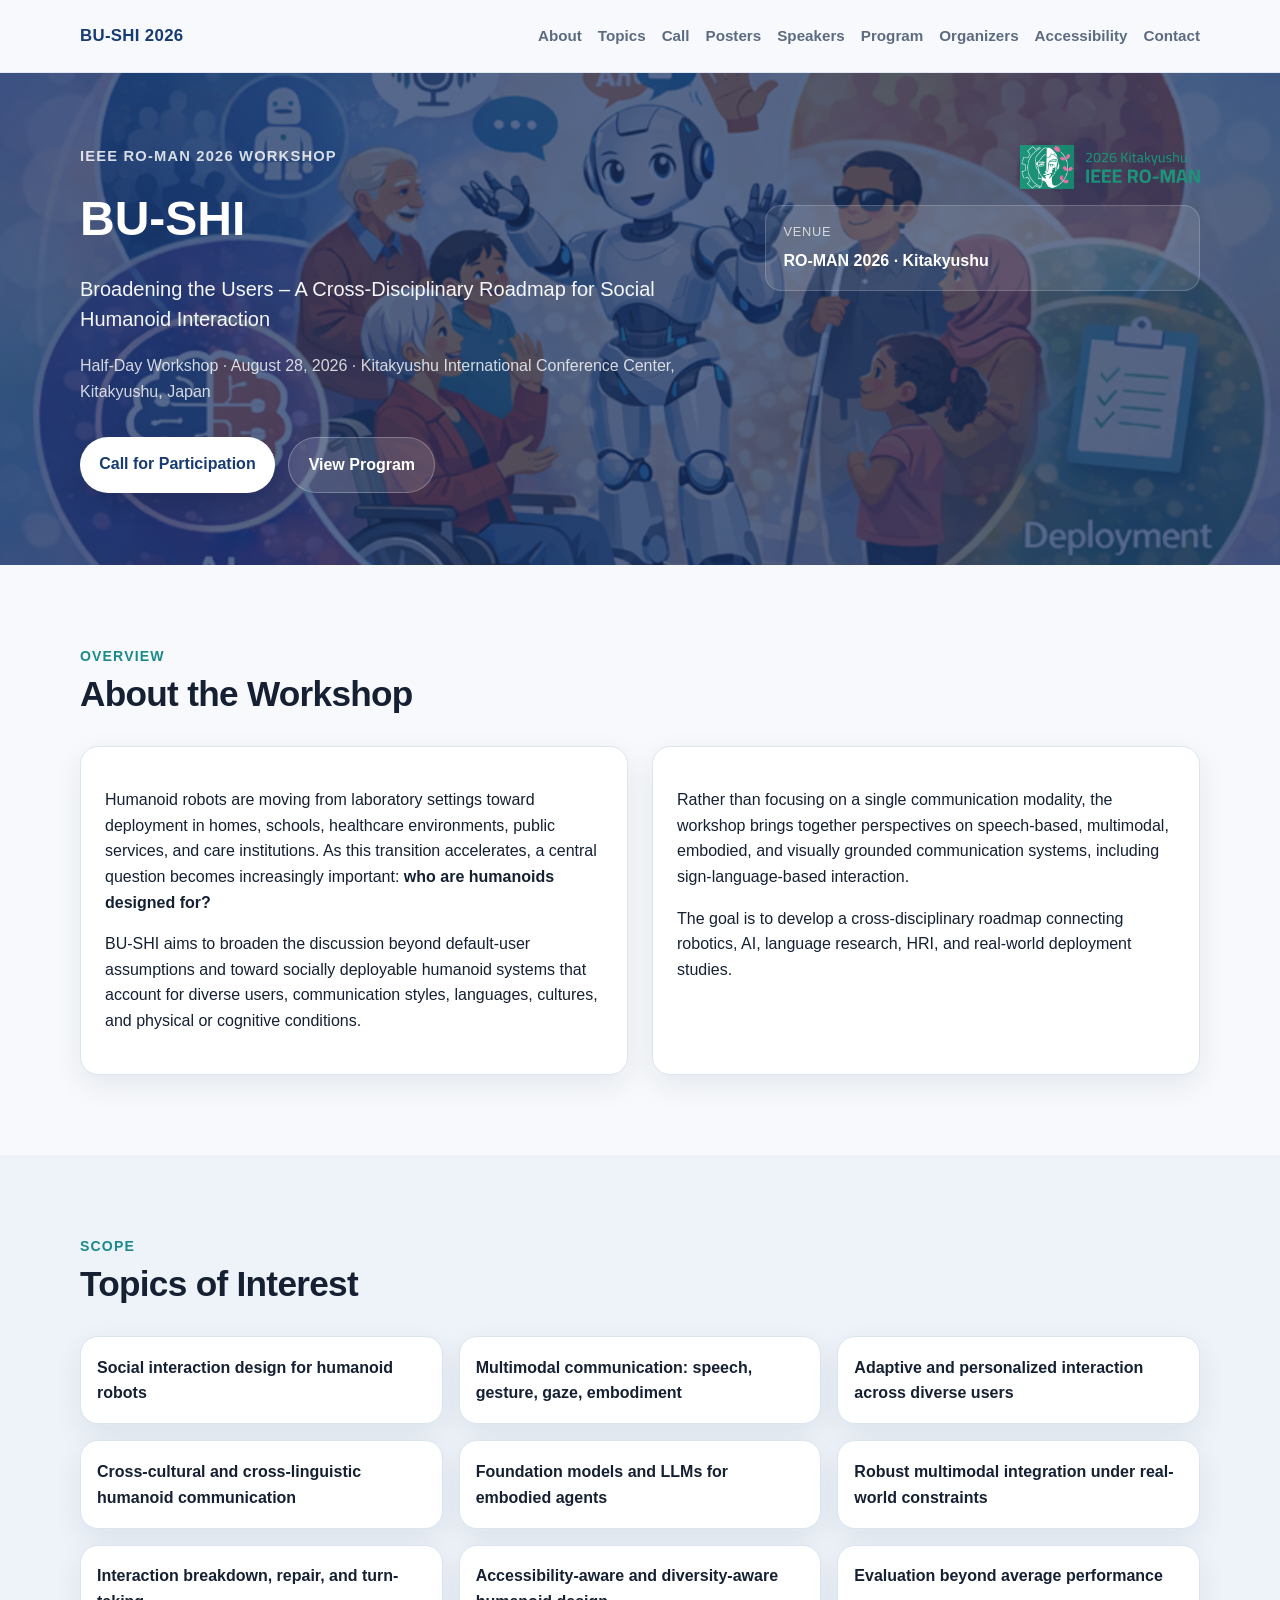
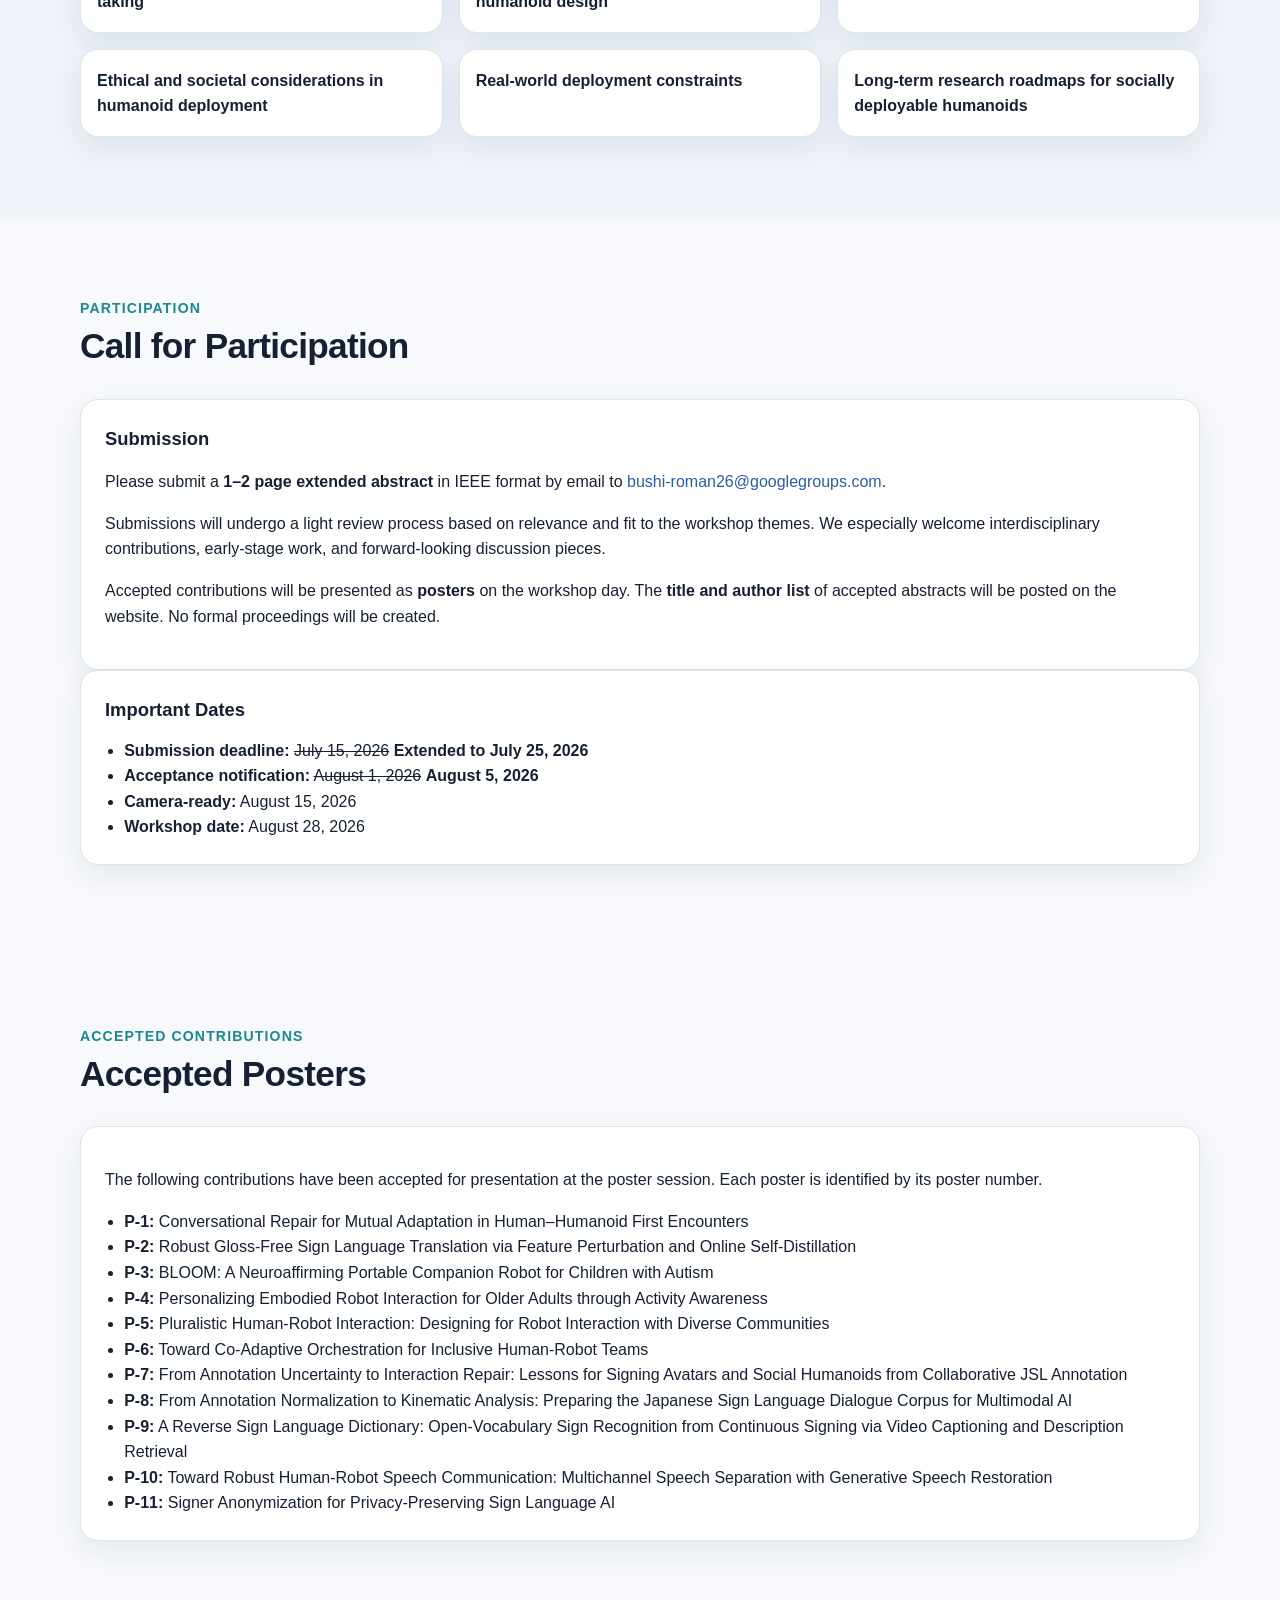
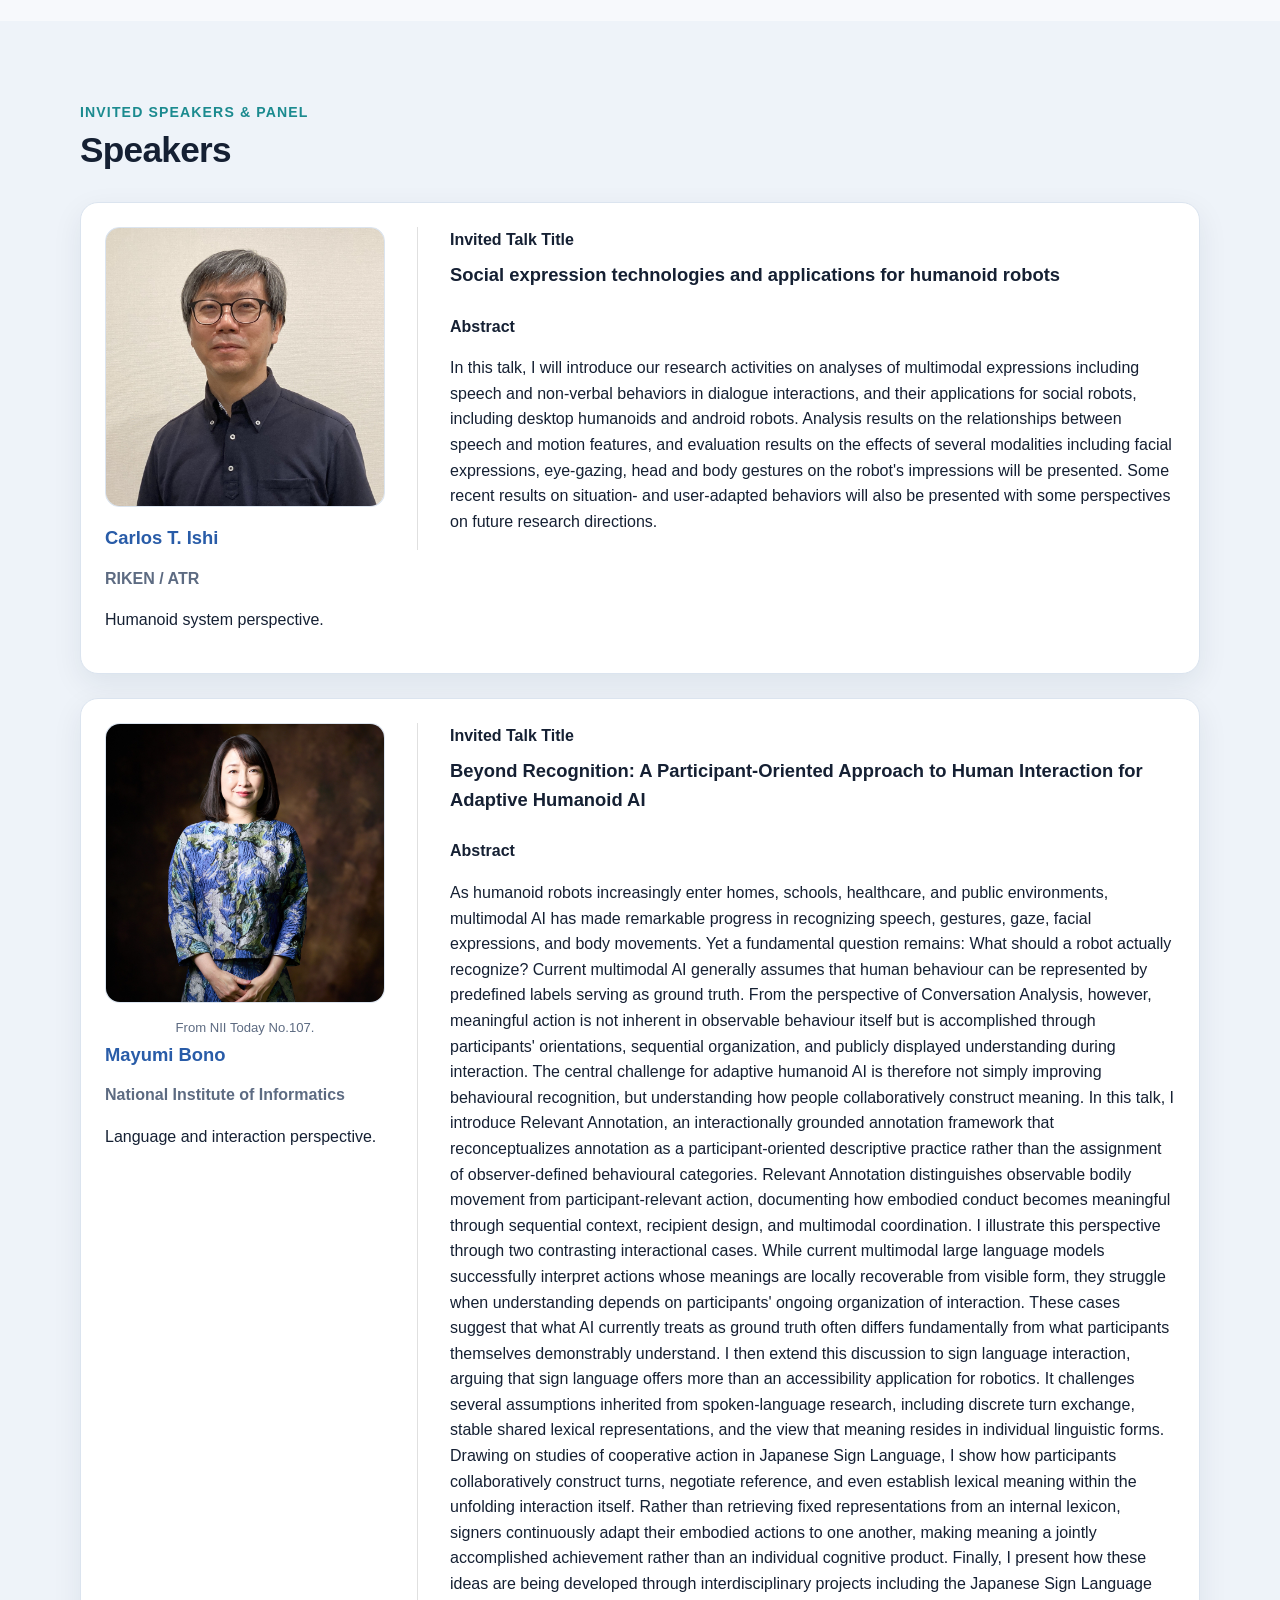
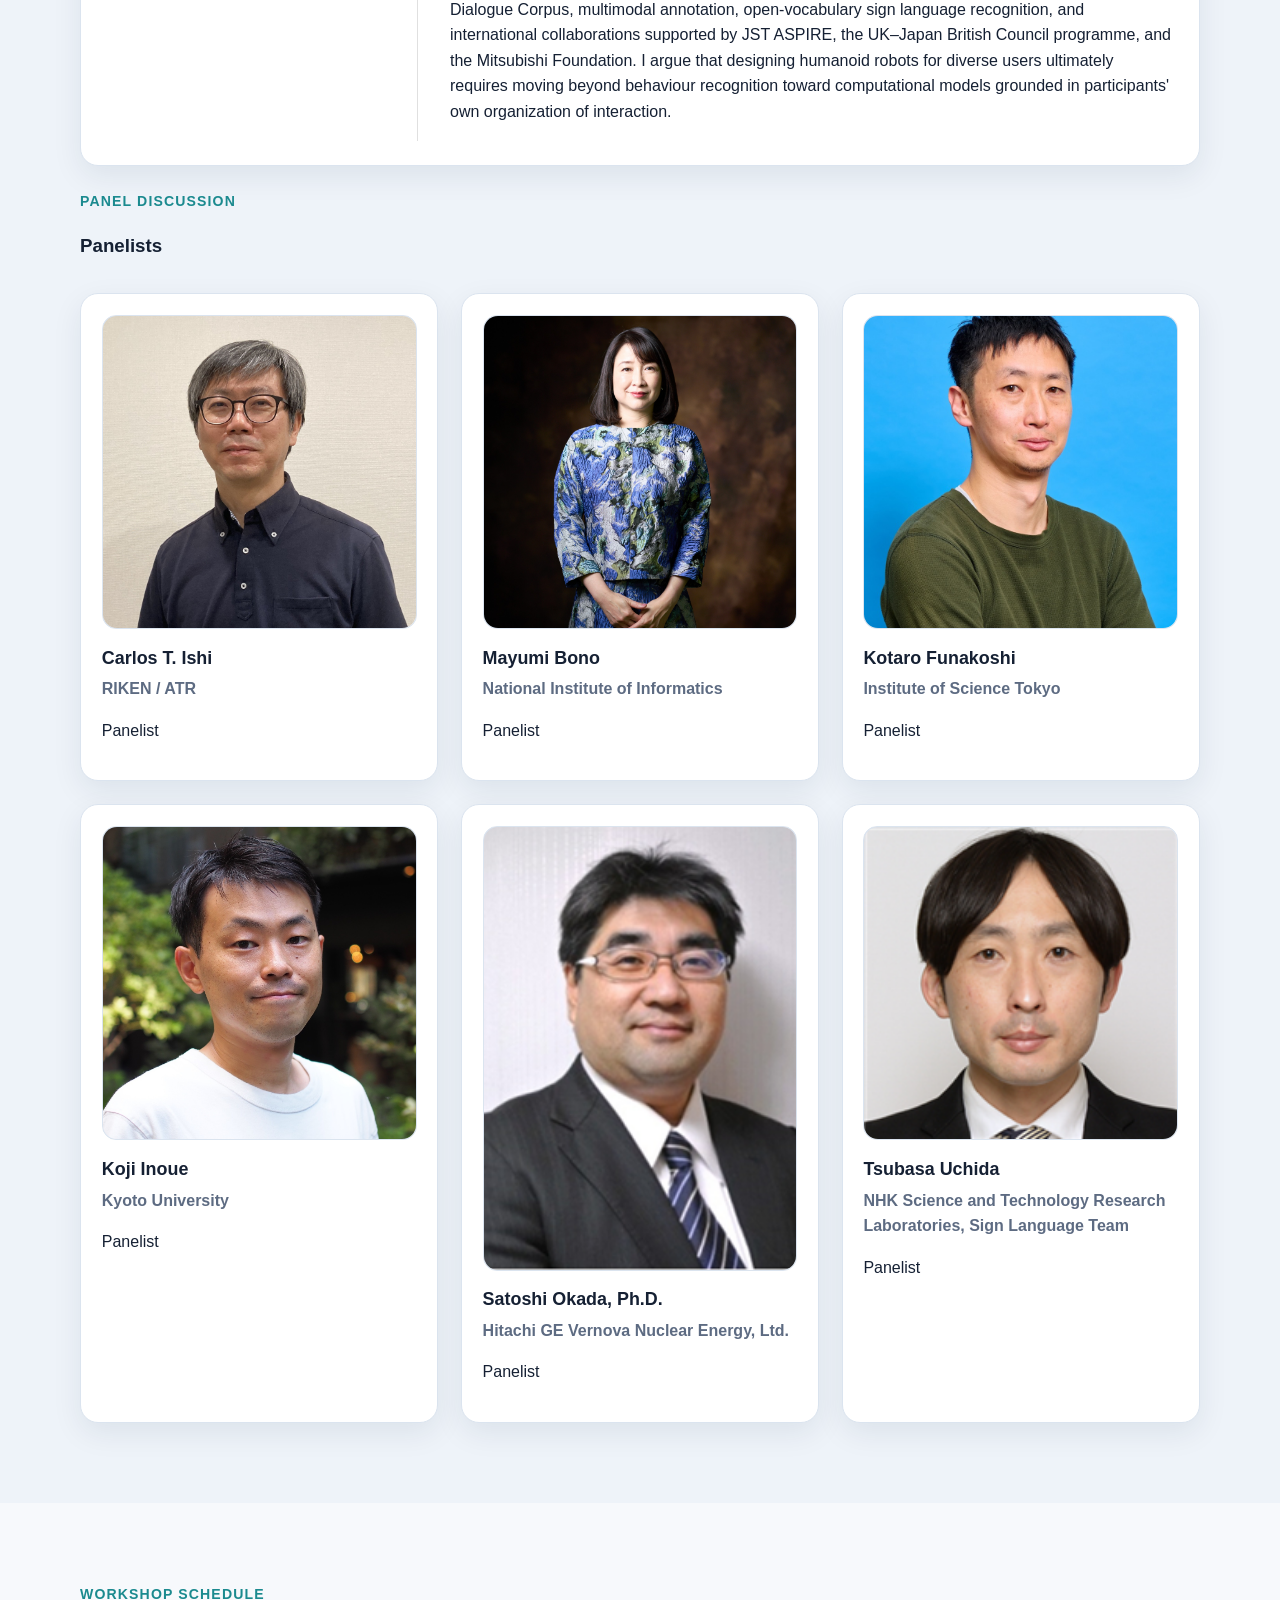
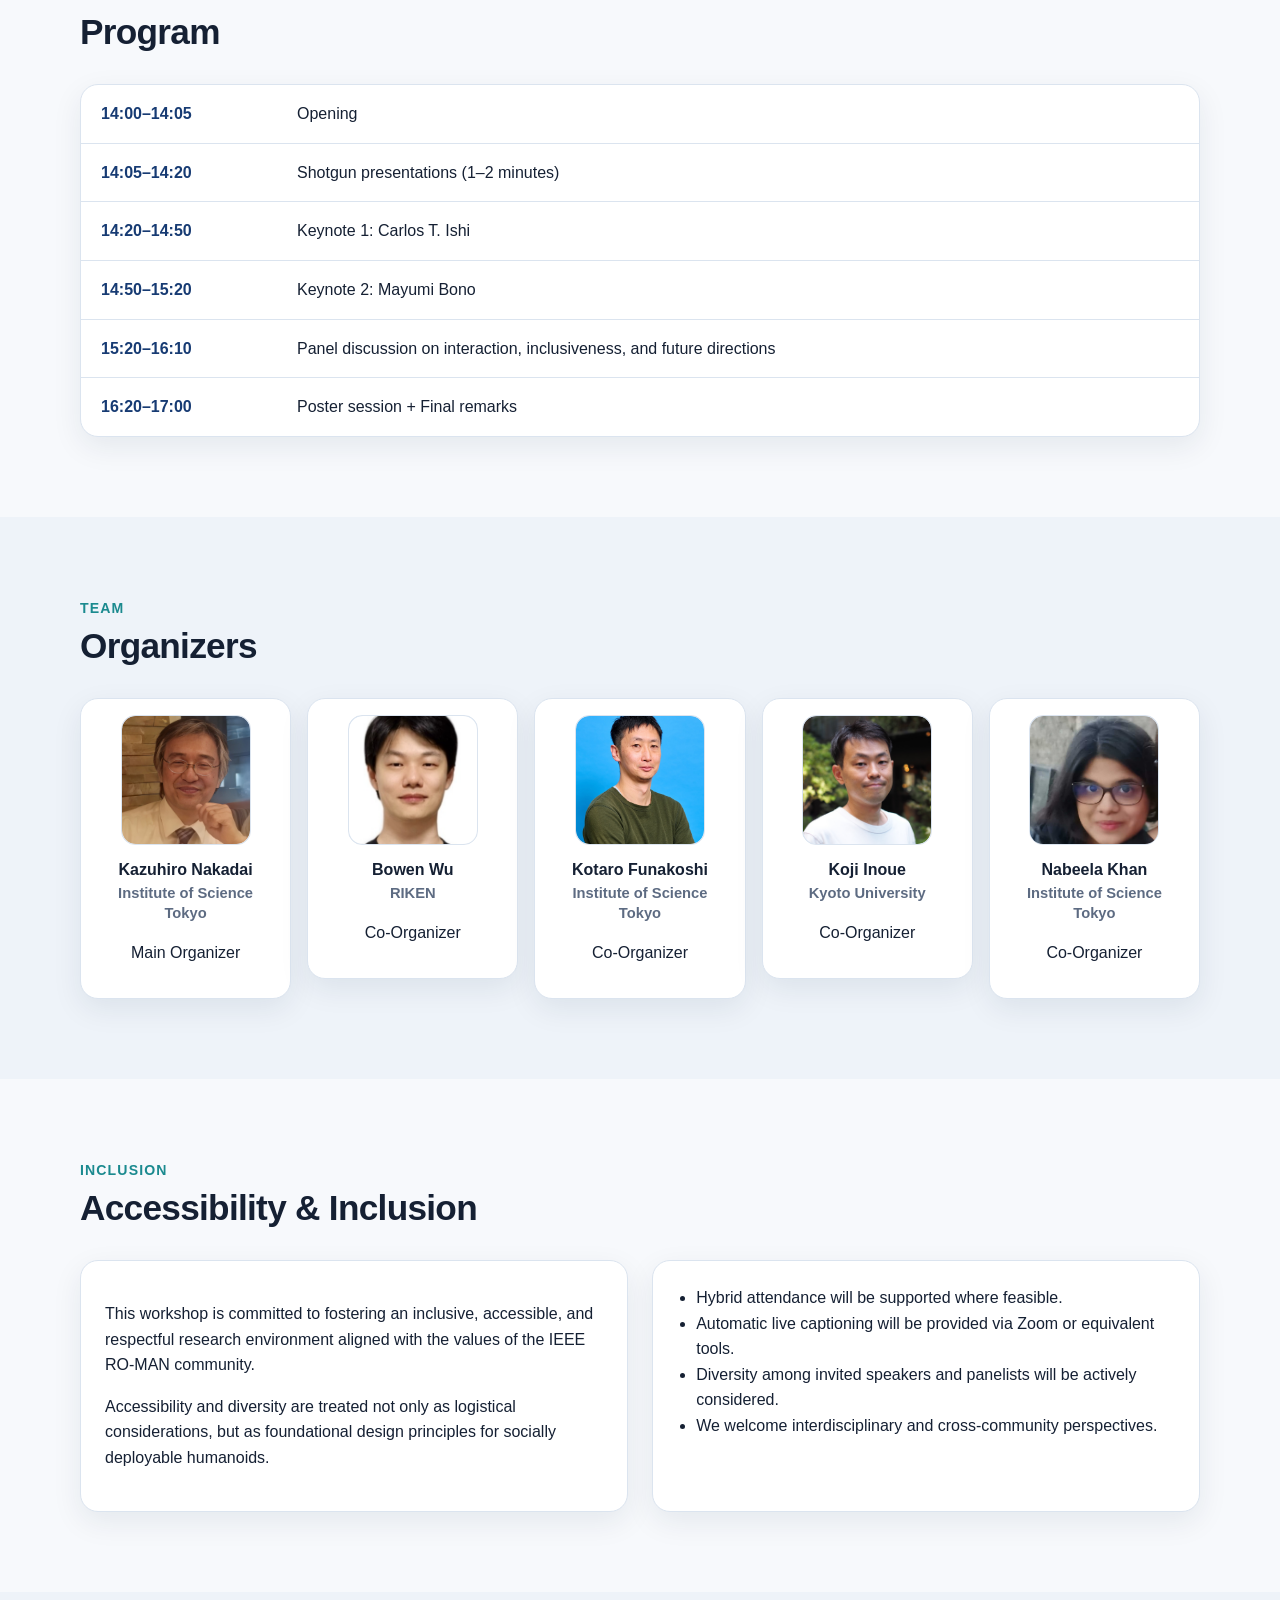
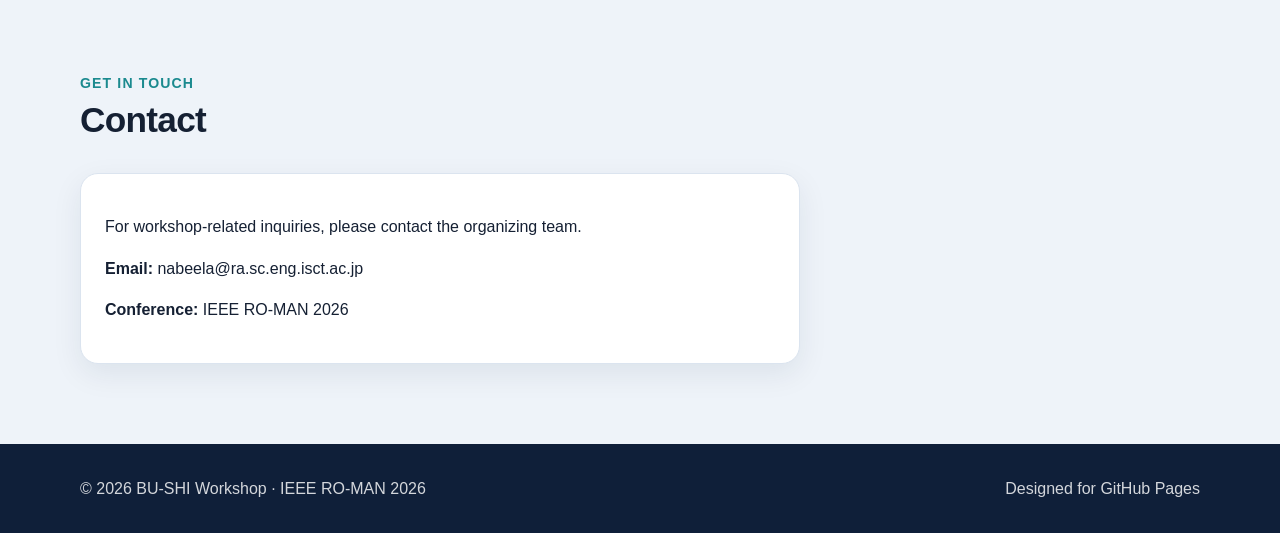
<file: index.html>
<!DOCTYPE html>
<html lang="en">
<head>
  <meta charset="UTF-8" />
  <meta name="viewport" content="width=device-width, initial-scale=1.0" />
  <title>BU-SHI Workshop | RO-MAN 2026</title>
  <meta
    name="description"
    content="BU-SHI: Broadening the Users – A Cross-Disciplinary Roadmap for Social Humanoid Interaction, IEEE RO-MAN 2026 Workshop."
  />
  <link rel="stylesheet" href="new_style.css" />

  <style>
    .invited-speakers-list {
      display: grid;
      gap: 1.5rem;
    }

    .invited-speaker-card {
      display: grid;
      grid-template-columns: minmax(220px, 280px) 1fr;
      gap: 2rem;
      align-items: start;
      padding: 1.5rem;
    }

    .speaker-profile .person-photo {
      margin-bottom: 1rem;
    }

    .speaker-profile h3,
    .speaker-profile p {
      margin-left: 0;
      margin-right: 0;
    }

    .keynote-details {
      padding-left: 2rem;
      border-left: 1px solid rgba(0, 0, 0, 0.12);
    }

    .keynote-details h3 {
      margin-top: 0;
      margin-bottom: 0.4rem;
    }

    .keynote-details h4 {
      margin-top: 1.5rem;
      margin-bottom: 0.45rem;
    }

    .keynote-details h4:first-child {
      margin-top: 0;
    }

    .panel-card {
      margin-top: 1.5rem;
    }

    @media (max-width: 760px) {
      .invited-speaker-card {
        grid-template-columns: 1fr;
        gap: 1.25rem;
      }

      .keynote-details {
        padding-left: 0;
        padding-top: 1.25rem;
        border-left: 0;
        border-top: 1px solid rgba(0, 0, 0, 0.12);
      }
    }
  </style>
</head>
<body>
  <header class="site-header">
    <div class="container nav-wrap">
      <a href="#home" class="brand">BU-SHI 2026</a>

      <nav class="nav">
        <a href="#about">About</a>
        <a href="#topics">Topics</a>
        <a href="#cfp">Call</a>
        <a href="#posters">Posters</a>
        <a href="#speakers">Speakers</a>
        <a href="#program">Program</a>
        <a href="#organizers">Organizers</a>
        <a href="#accessibility">Accessibility</a>
        <a href="#contact">Contact</a>
      </nav>
    </div>
  </header>

  <section class="hero" id="home">
    <div class="container hero-grid">
      <div class="hero-text">
        <p class="eyebrow">IEEE RO-MAN 2026 Workshop</p>
        <h1>BU-SHI</h1>
        <p class="hero-subtitle">
          Broadening the Users – A Cross-Disciplinary Roadmap for Social Humanoid Interaction
        </p>
        <p class="hero-meta">
          Half-Day Workshop · August 28, 2026 · Kitakyushu International Conference Center, Kitakyushu, Japan
        </p>

        <div class="hero-buttons">
          <a class="btn btn-primary" href="#cfp">Call for Participation</a>
          <a class="btn btn-secondary" href="#program">View Program</a>
        </div>
      </div>

      <div class="hero-panel">
        <div class="conference-logo-corner">
          <img
            src="assets/images/logo-header.png"
            alt="2026 Kitakyushu IEEE RO-MAN logo"
            class="conference-logo-small"
          />
        </div>

        <div class="mini-card">
          <span class="mini-label">Venue</span>
          <strong>RO-MAN 2026 · Kitakyushu</strong>
        </div>
      </div>
    </div>
  </section>

  <main>
    <section class="section" id="about">
      <div class="container">
        <div class="section-heading">
          <p class="section-label">Overview</p>
          <h2>About the Workshop</h2>
        </div>

        <div class="grid-2">
          <div class="card">
            <p>
              Humanoid robots are moving from laboratory settings toward deployment in homes,
              schools, healthcare environments, public services, and care institutions. As this
              transition accelerates, a central question becomes increasingly important:
              <strong>who are humanoids designed for?</strong>
            </p>
            <p>
              BU-SHI aims to broaden the discussion beyond default-user assumptions and toward
              socially deployable humanoid systems that account for diverse users, communication
              styles, languages, cultures, and physical or cognitive conditions.
            </p>
          </div>

          <div class="card">
            <p>
              Rather than focusing on a single communication modality, the workshop brings together
              perspectives on speech-based, multimodal, embodied, and visually grounded
              communication systems, including sign-language-based interaction.
            </p>
            <p>
              The goal is to develop a cross-disciplinary roadmap connecting robotics, AI,
              language research, HRI, and real-world deployment studies.
            </p>
          </div>
        </div>
      </div>
    </section>

    <section class="section section-soft" id="topics">
      <div class="container">
        <div class="section-heading">
          <p class="section-label">Scope</p>
          <h2>Topics of Interest</h2>
        </div>

        <div class="topics-grid">
          <div class="topic-card">Social interaction design for humanoid robots</div>
          <div class="topic-card">Multimodal communication: speech, gesture, gaze, embodiment</div>
          <div class="topic-card">Adaptive and personalized interaction across diverse users</div>
          <div class="topic-card">Cross-cultural and cross-linguistic humanoid communication</div>
          <div class="topic-card">Foundation models and LLMs for embodied agents</div>
          <div class="topic-card">Robust multimodal integration under real-world constraints</div>
          <div class="topic-card">Interaction breakdown, repair, and turn-taking</div>
          <div class="topic-card">Accessibility-aware and diversity-aware humanoid design</div>
          <div class="topic-card">Evaluation beyond average performance</div>
          <div class="topic-card">Ethical and societal considerations in humanoid deployment</div>
          <div class="topic-card">Real-world deployment constraints</div>
          <div class="topic-card">Long-term research roadmaps for socially deployable humanoids</div>
        </div>
      </div>
    </section>

    <section class="section" id="cfp">
      <div class="container">
        <div class="section-heading">
          <p class="section-label">Participation</p>
          <h2>Call for Participation</h2>
        </div>

        <!-- <div class="grid-2">
          <div class="card">
            <h3>Submission Format</h3>
            <p>
              We invite authors to submit <strong>1–2 page extended abstracts</strong> using the
              IEEE paper format.
            </p>
            <p>
              We welcome technical contributions, early-stage ideas, interdisciplinary work, and
              conceptual perspectives related to inclusive humanoid interaction.
            </p>
          </div> -->

          <div class="card">
            <h3>Submission</h3>
            <p>
              Please submit a <strong>1–2 page extended abstract</strong> in IEEE format by email to
              <a href="mailto:bushi-roman26@googlegroups.com">bushi-roman26@googlegroups.com</a>.
            </p>
            <p>
              Submissions will undergo a light review process based on relevance and fit to the
              workshop themes. We especially welcome interdisciplinary contributions, early-stage
              work, and forward-looking discussion pieces.
            </p>
            <p>
              Accepted contributions will be presented as <strong>posters</strong> on the workshop day.
              The <strong>title and author list</strong> of accepted abstracts will be posted on the
              website. No formal proceedings will be created.
            </p>
          </div>

          <div class="card">
            <h3>Important Dates</h3>
            <ul class="clean-list">
              <li><strong>Submission deadline:</strong> <del>July 15, 2026</del> <strong>Extended to July 25, 2026</strong></li>
              <li><strong>Acceptance notification:</strong> <del>August 1, 2026</del> <strong>August 5, 2026</strong></li>
              <li><strong>Camera-ready:</strong> August 15, 2026</li>
              <li><strong>Workshop date:</strong> August 28, 2026</li>
            </ul>
          </div>
        </div>
      </div>
    </section>

    <section class="section" id="posters">
      <div class="container">
        <div class="section-heading">
          <p class="section-label">Accepted Contributions</p>
          <h2>Accepted Posters</h2>
        </div>

        <div class="card">
          <p>
            The following contributions have been accepted for presentation at the poster session.
            Each poster is identified by its poster number.
          </p>
          <ul class="clean-list">
            <li><strong>P-1:</strong> Conversational Repair for Mutual Adaptation in Human–Humanoid First Encounters</li>
            <li><strong>P-2:</strong> Robust Gloss-Free Sign Language Translation via Feature Perturbation and Online Self-Distillation</li>
            <li><strong>P-3:</strong> BLOOM: A Neuroaffirming Portable Companion Robot for Children with Autism</li>
            <li><strong>P-4:</strong> Personalizing Embodied Robot Interaction for Older Adults through Activity Awareness</li>
            <li><strong>P-5:</strong> Pluralistic Human-Robot Interaction: Designing for Robot Interaction with Diverse Communities</li>
            <li><strong>P-6:</strong> Toward Co-Adaptive Orchestration for Inclusive Human-Robot Teams</li>
            <li><strong>P-7:</strong> From Annotation Uncertainty to Interaction Repair: Lessons for Signing Avatars and Social Humanoids from Collaborative JSL Annotation</li>
            <li><strong>P-8:</strong> From Annotation Normalization to Kinematic Analysis: Preparing the Japanese Sign Language Dialogue Corpus for Multimodal AI</li>
            <li><strong>P-9:</strong> A Reverse Sign Language Dictionary: Open-Vocabulary Sign Recognition from Continuous Signing via Video Captioning and Description Retrieval</li>
            <li><strong>P-10:</strong> Toward Robust Human-Robot Speech Communication: Multichannel Speech Separation with Generative Speech Restoration</li>
            <li><strong>P-11:</strong> Signer Anonymization for Privacy-Preserving Sign Language AI</li>
          </ul>
        </div>
      </div>
    </section>

    <section class="section section-soft" id="speakers">
      <div class="container">
        <div class="section-heading">
          <p class="section-label">Invited Speakers & Panel</p>
          <h2>Speakers</h2>
        </div>

        <div class="invited-speakers-list">
          <article class="card invited-speaker-card">
            <div class="speaker-profile">
              <div class="person-photo">
                <img
                  src="assets/images/Carlos1to1.JPG"
                  alt="Carlos T. Ishi"
                />
              </div>
              <h3>
                <a href="https://dil.atr.jp/~carlos/" target="_blank" rel="noopener noreferrer">
                  Carlos T. Ishi
                </a>
              </h3>
              <p class="person-role">RIKEN / ATR</p>
              <p>Humanoid system perspective.</p>
            </div>

            <div class="keynote-details">
              <h4>Invited Talk Title</h4>
              <h3>Social expression technologies and applications for humanoid robots</h3>
              <h4>Abstract</h4>
              <p>In this talk, I will introduce our research activities on analyses of multimodal expressions including speech and non-verbal behaviors in dialogue interactions, and their applications for social robots, including desktop humanoids and android robots.
Analysis results on the relationships between speech and motion features, and evaluation results on the effects of several modalities including facial expressions, eye-gazing, head and body gestures on the robot's impressions will be presented.
Some recent results on situation- and user-adapted behaviors will also be presented with some perspectives on future research directions.</p>
            </div>
          </article>

          <article class="card invited-speaker-card">
            <div class="speaker-profile">
              <div class="person-photo">
                <img
                  src="assets/images/bono1to1.jpg"
                  alt="Mayumi Bono"
                />
              </div>
              <p class="photo-caption">From NII Today No.107.</p>
              <h3>
                <a href="https://research.nii.ac.jp/~bono/en/index.html" target="_blank" rel="noopener noreferrer">
                  Mayumi Bono
                </a>
              </h3>
              <p class="person-role">National Institute of Informatics</p>
              <p>Language and interaction perspective.</p>
            </div>

            <div class="keynote-details">
              <h4>Invited Talk Title</h4>
              <h3>Beyond Recognition: A Participant-Oriented Approach to Human Interaction for Adaptive Humanoid AI</h3>
              <h4>Abstract</h4>
              <p>As humanoid robots increasingly enter homes, schools, healthcare, and public environments, multimodal AI has made remarkable progress in recognizing speech, gestures, gaze, facial expressions, and body movements. Yet a fundamental question remains: What should a robot actually recognize?
Current multimodal AI generally assumes that human behaviour can be represented by predefined labels serving as ground truth. From the perspective of Conversation Analysis, however, meaningful action is not inherent in observable behaviour itself but is accomplished through participants' orientations, sequential organization, and publicly displayed understanding during interaction. The central challenge for adaptive humanoid AI is therefore not simply improving behavioural recognition, but understanding how people collaboratively construct meaning.
In this talk, I introduce Relevant Annotation, an interactionally grounded annotation framework that reconceptualizes annotation as a participant-oriented descriptive practice rather than the assignment of observer-defined behavioural categories. Relevant Annotation distinguishes observable bodily movement from participant-relevant action, documenting how embodied conduct becomes meaningful through sequential context, recipient design, and multimodal coordination. I illustrate this perspective through two contrasting interactional cases. While current multimodal large language models successfully interpret actions whose meanings are locally recoverable from visible form, they struggle when understanding depends on participants' ongoing organization of interaction. These cases suggest that what AI currently treats as ground truth often differs fundamentally from what participants themselves demonstrably understand.
I then extend this discussion to sign language interaction, arguing that sign language offers more than an accessibility application for robotics. It challenges several assumptions inherited from spoken-language research, including discrete turn exchange, stable shared lexical representations, and the view that meaning resides in individual linguistic forms. Drawing on studies of cooperative action in Japanese Sign Language, I show how participants collaboratively construct turns, negotiate reference, and even establish lexical meaning within the unfolding interaction itself. Rather than retrieving fixed representations from an internal lexicon, signers continuously adapt their embodied actions to one another, making meaning a jointly accomplished achievement rather than an individual cognitive product.
Finally, I present how these ideas are being developed through interdisciplinary projects including the Japanese Sign Language Dialogue Corpus, multimodal annotation, open-vocabulary sign language recognition, and international collaborations supported by JST ASPIRE, the UK–Japan British Council programme, and the Mitsubishi Foundation. I argue that designing humanoid robots for diverse users ultimately requires moving beyond behaviour recognition toward computational models grounded in participants' own organization of interaction.</p>
            </div>
          </article>
        </div>

        <div class="section-heading panel-card">
          <p class="section-label">Panel Discussion</p>
          <h3>Panelists</h3>
        </div>

        <div class="people-grid">
          <article class="person-card">
            <div class="person-photo">
              <img
                src="assets/images/Carlos1to1.JPG"
                alt="Carlos T. Ishi"
              />
            </div>
            <h3>
              <a href="https://dil.atr.jp/~carlos/" target="_blank" rel="noopener noreferrer">
                Carlos T. Ishi
              </a>
            </h3>
            <p class="person-role">RIKEN / ATR</p>
            <p>Panelist</p>
          </article>

          <article class="person-card">
            <div class="person-photo">
              <img
                src="assets/images/bono1to1.jpg"
                alt="Mayumi Bono"
              />
            </div>
            <h3>
              <a href="https://research.nii.ac.jp/~bono/en/index.html" target="_blank" rel="noopener noreferrer">
                Mayumi Bono
              </a>
            </h3>
            <p class="person-role">National Institute of Informatics</p>
            <p>Panelist</p>
          </article>

          <article class="person-card">
            <div class="person-photo">
              <img
                src="assets/images/kotaro_funakoshi_1to1_cropped.jpg"
                alt="Kotaro Funakoshi"
              />
            </div>
            <h3>
              <a href="https://www.lr.first.iir.isct.ac.jp/~funakoshi/public/en/" target="_blank" rel="noopener noreferrer">
                Kotaro Funakoshi
              </a>
            </h3>
            <p class="person-role">Institute of Science Tokyo</p>
            <p>Panelist</p>
          </article>

          <article class="person-card">
            <div class="person-photo">
              <img
                src="assets/images/Koji_Inoue_1to1_cropped.jpg"
                alt="Koji Inoue"
              />
            </div>
            <h3>
              <a href="https://inokoj.github.io/" target="_blank" rel="noopener noreferrer">
                Koji Inoue
              </a>
            </h3>
            <p class="person-role">Kyoto University</p>
            <p>Panelist</p>
          </article>

          <article class="person-card">
            <div class="person-photo">
            <img
            
              src="assets/images/Okada.bmp" 
              alt="Satoshi Okada" 
              />
            </div>
           
            <h3>Satoshi Okada, Ph.D.</h3>
            <p class="person-role">Hitachi GE Vernova Nuclear Energy, Ltd.</p>
            <p>Panelist</p>
          </article>

          <article class="person-card">
            <div class="person-photo">
              <img
                src="assets/images/uchida.jpg"
                alt="Tsubasa Uchida"
              />
            </div>
            <h3>Tsubasa Uchida</h3>
            <p class="person-role">NHK Science and Technology Research Laboratories, Sign Language Team</p>
            <p>Panelist</p>
          </article>
        </div>
      </div>
    </section>

    <section class="section" id="program">
      <div class="container">
        <div class="section-heading">
          <p class="section-label">Workshop Schedule</p>
          <h2>Program</h2>
        </div>

        <div class="schedule-card">
          <div class="schedule-row">
            <div class="time">14:00–14:05</div>
            <div class="event">Opening</div>
          </div>
          <div class="schedule-row">
            <div class="time">14:05–14:20</div>
            <div class="event">Shotgun presentations (1–2 minutes)</div>
          </div>
          <div class="schedule-row">
            <div class="time">14:20–14:50</div>
            <div class="event">Keynote 1: Carlos T. Ishi</div>
          </div>
          <div class="schedule-row">
            <div class="time">14:50–15:20</div>
            <div class="event">Keynote 2: Mayumi Bono</div>
          </div>
          <div class="schedule-row">
            <div class="time">15:20–16:10</div>
            <div class="event">Panel discussion on interaction, inclusiveness, and future directions</div>
          </div>
          <div class="schedule-row">
            <div class="time">16:20–17:00</div>
            <div class="event">Poster session + Final remarks</div>
          </div>
        </div>
      </div>
    </section>

    <section class="section section-soft" id="organizers">
      <div class="container">
        <div class="section-heading">
          <p class="section-label">Team</p>
          <h2>Organizers</h2>
        </div>

        <div class="people-grid">
          <article class="person-card">
            <div class="person-photo">
              <img
                src="assets/images/Nakadai_Kazuhiro_1to1_cropped.jpg"
                alt="Kazuhiro Nakadai"
              />
            </div>
            <h3>
              <a href="https://www.ra.sc.e.titech.ac.jp/en/" target="_blank" rel="noopener noreferrer">
                Kazuhiro Nakadai
              </a>
            </h3>
            <p class="person-role">Institute of Science Tokyo</p>
            <p>Main Organizer</p>
          </article>

          <article class="person-card">
            <div class="person-photo">
              <img
                src="assets/images/Bowen_wu_1to1_cropped.jpg"
                alt="Bowen Wu"
              />
            </div>
            <h3>
              <a href="https://scholar.google.com/citations?hl=en&user=nLqUb5oAAAAJ&view_op=list_works&sortby=pubdate" target="_blank" rel="noopener noreferrer">
                Bowen Wu
              </a>
            </h3>
            <p class="person-role">RIKEN</p>
            <p>Co-Organizer</p>
          </article>

          <article class="person-card">
            <div class="person-photo">
              <img
                src="assets/images/kotaro_funakoshi_1to1_cropped.jpg"
                alt="Kotaro Funakoshi"
              />
            </div>
            <h3>
              <a href="https://www.lr.first.iir.isct.ac.jp/~funakoshi/public/en/" target="_blank" rel="noopener noreferrer">
                Kotaro Funakoshi
              </a>
            </h3>
            <p class="person-role">Institute of Science Tokyo</p>
            <p>Co-Organizer</p>
          </article>

          <article class="person-card">
            <div class="person-photo">
              <img
                src="assets/images/Koji_Inoue_1to1_cropped.jpg"
                alt="Koji Inoue"
              />
            </div>
            <h3>
              <a href="https://inokoj.github.io/" target="_blank" rel="noopener noreferrer">
                Koji Inoue
              </a>
            </h3>
            <p class="person-role">Kyoto University</p>
            <p>Co-Organizer</p>
          </article>

          <article class="person-card">
            <div class="person-photo">
              <img
                src="assets/images/Nabeela Khan.jpg"
                alt="Nabeela Khan"
              />
            </div>
            <h3>
              <a href="https://foxrei-n.github.io/" target="_blank" rel="noopener noreferrer">
                Nabeela Khan
              </a>
            </h3>
            <p class="person-role">Institute of Science Tokyo</p>
            <p>Co-Organizer</p>
          </article>
        </div>
      </div>
    </section>

    <section class="section" id="accessibility">
      <div class="container">
        <div class="section-heading">
          <p class="section-label">Inclusion</p>
          <h2>Accessibility & Inclusion</h2>
        </div>

        <div class="grid-2">
          <div class="card">
            <p>
              This workshop is committed to fostering an inclusive, accessible, and respectful
              research environment aligned with the values of the IEEE RO-MAN community.
            </p>
            <p>
              Accessibility and diversity are treated not only as logistical considerations, but as
              foundational design principles for socially deployable humanoids.
            </p>
          </div>

          <div class="card">
            <ul class="clean-list">
              <li>Hybrid attendance will be supported where feasible.</li>
              <li>Automatic live captioning will be provided via Zoom or equivalent tools.</li>
              <li>Diversity among invited speakers and panelists will be actively considered.</li>
              <li>We welcome interdisciplinary and cross-community perspectives.</li>
            </ul>
          </div>
        </div>
      </div>
    </section>

    <section class="section section-soft" id="contact">
      <div class="container">
        <div class="section-heading">
          <p class="section-label">Get in Touch</p>
          <h2>Contact</h2>
        </div>

        <div class="card contact-card">
          <p>For workshop-related inquiries, please contact the organizing team.</p>
          <p><strong>Email:</strong> nabeela@ra.sc.eng.isct.ac.jp</p>
          <p><strong>Conference:</strong> IEEE RO-MAN 2026</p>
        </div>
      </div>
    </section>
  </main>

  <footer class="site-footer">
    <div class="container footer-wrap">
      <p>© 2026 BU-SHI Workshop · IEEE RO-MAN 2026</p>
      <p>Designed for GitHub Pages</p>
    </div>
  </footer>
</body>
</html>
</file>
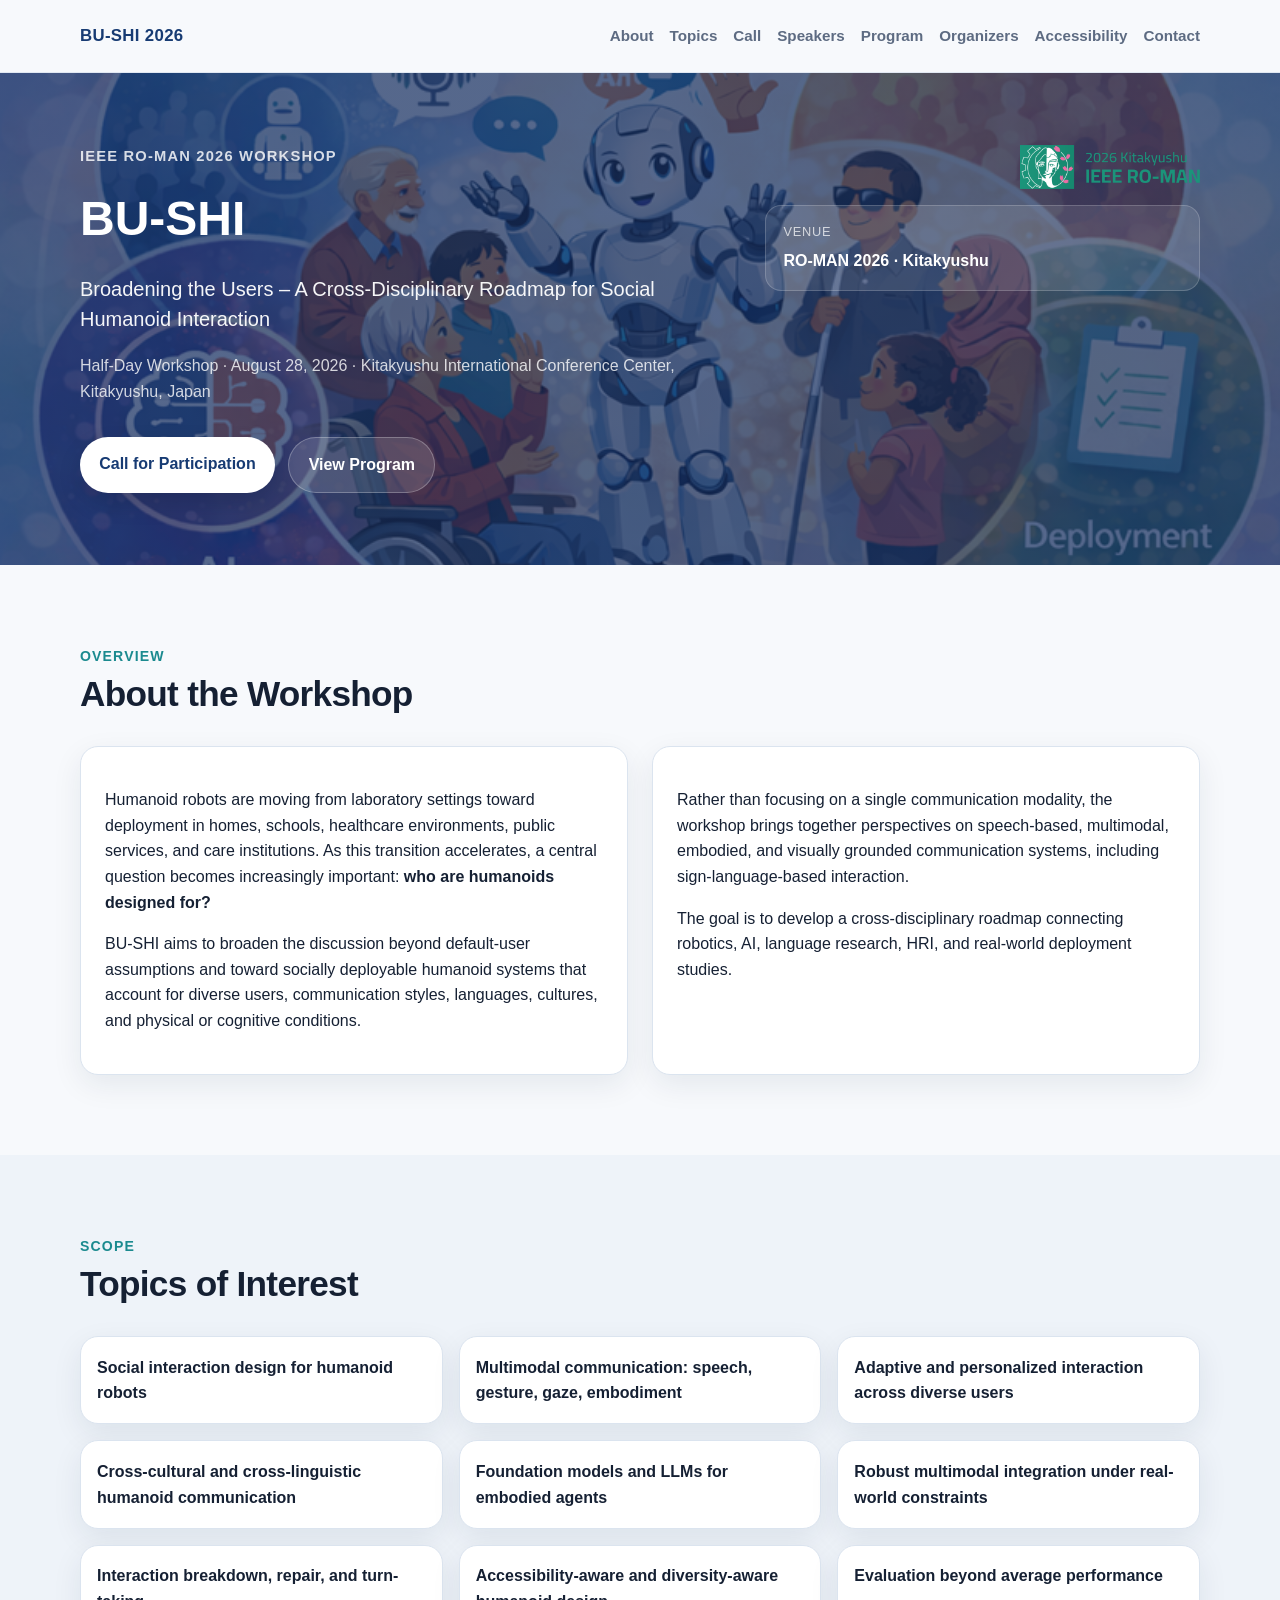
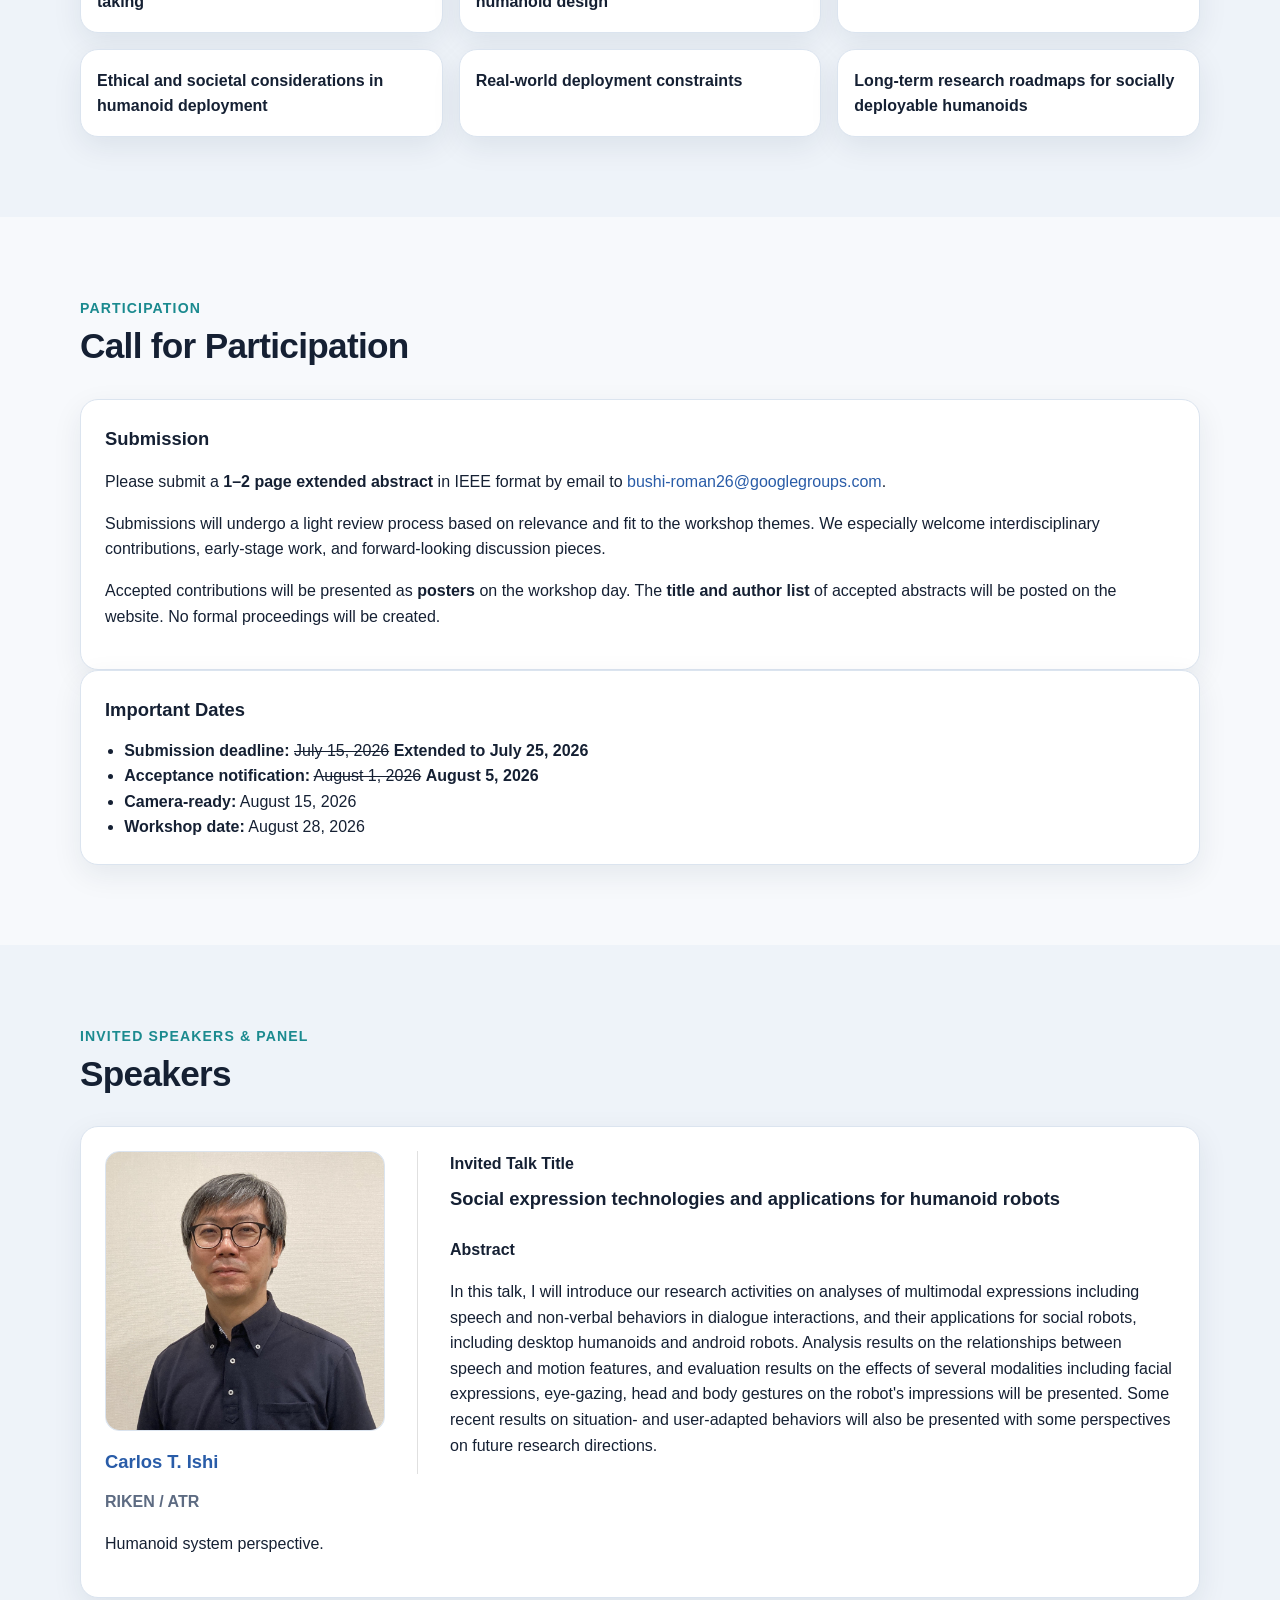
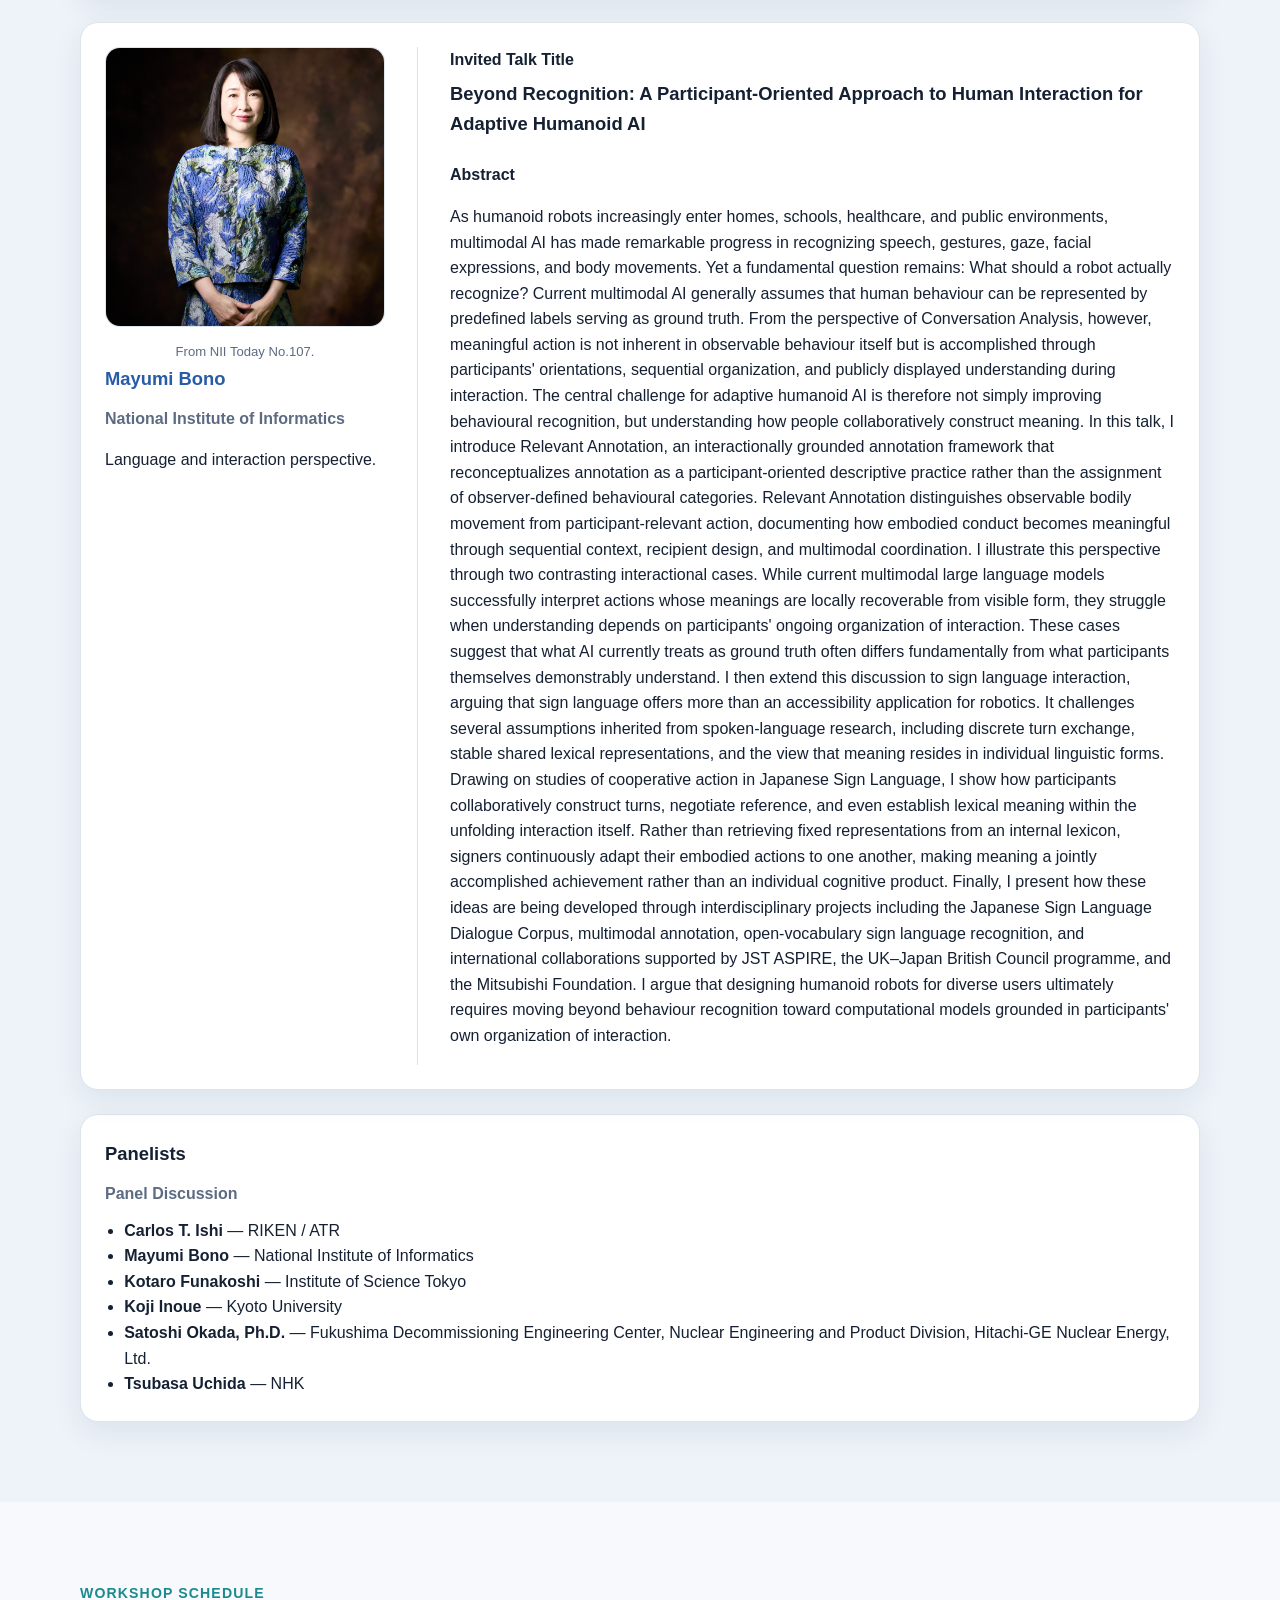
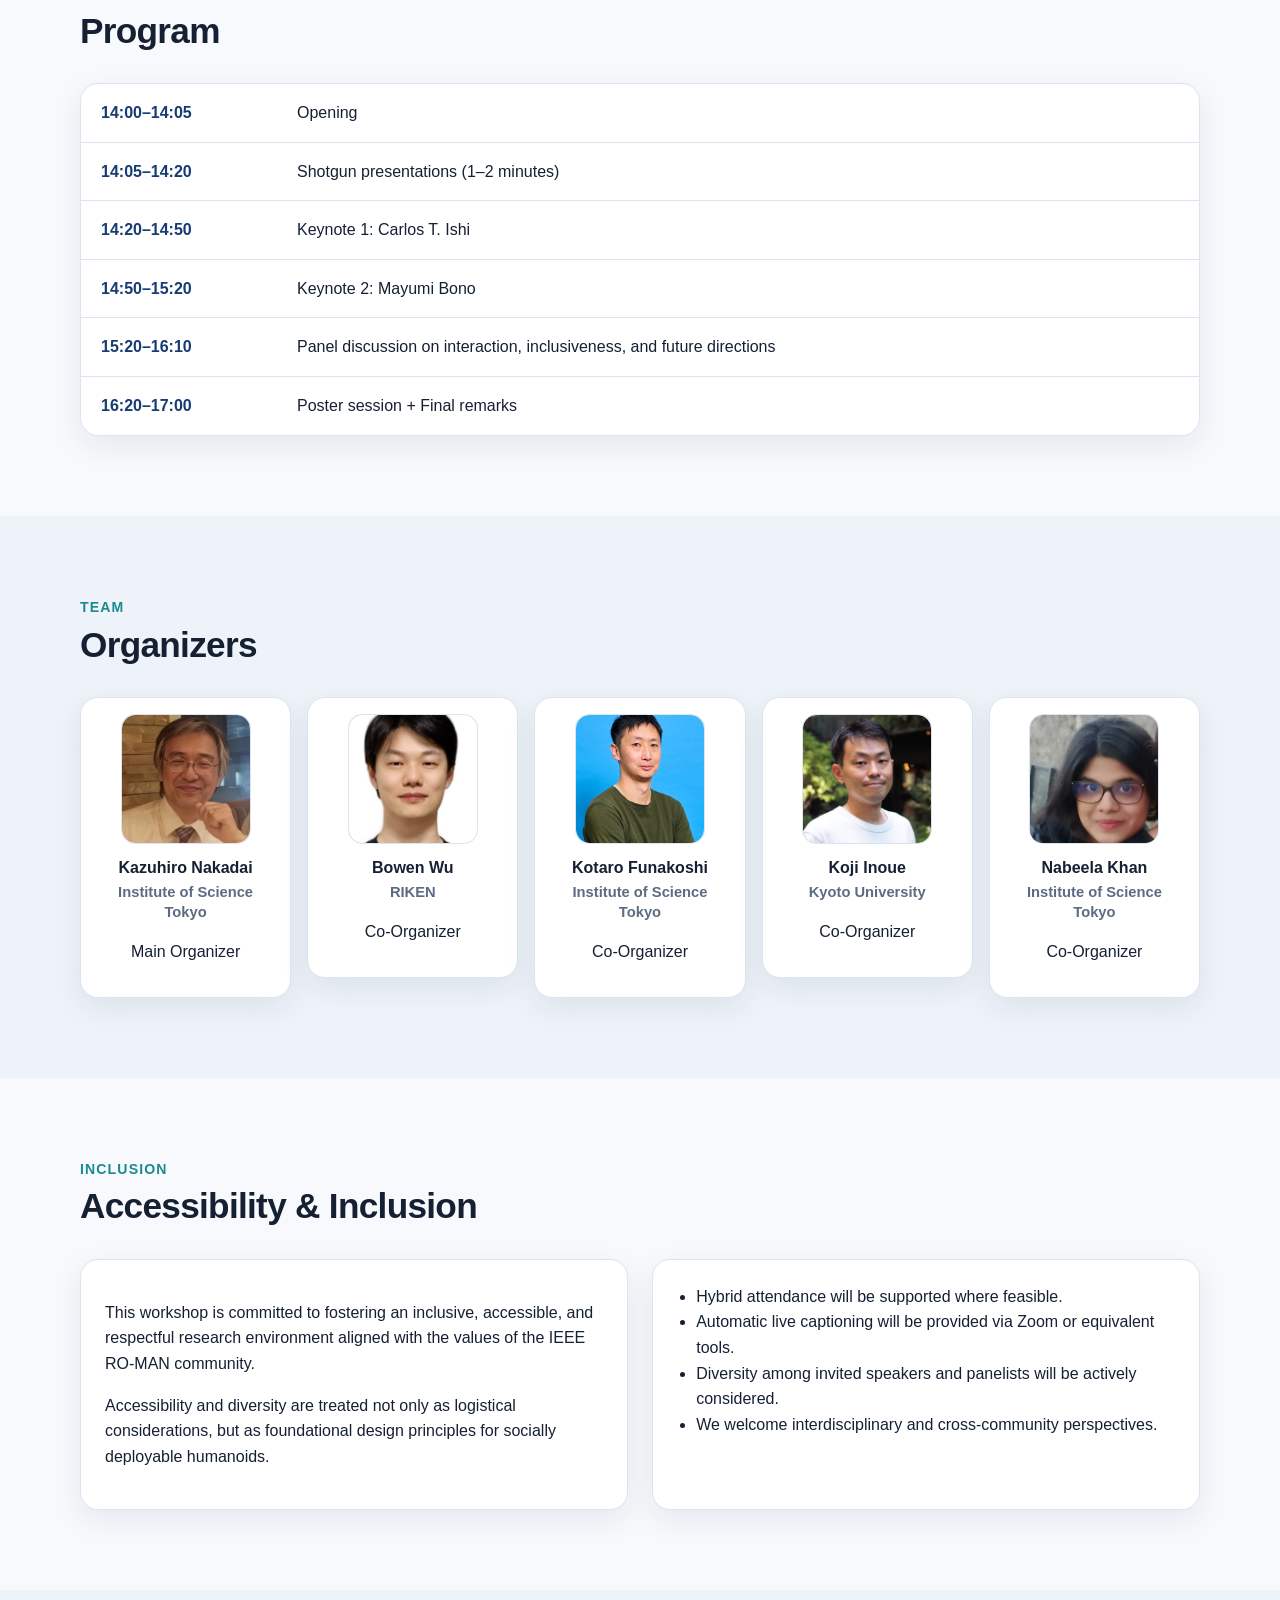
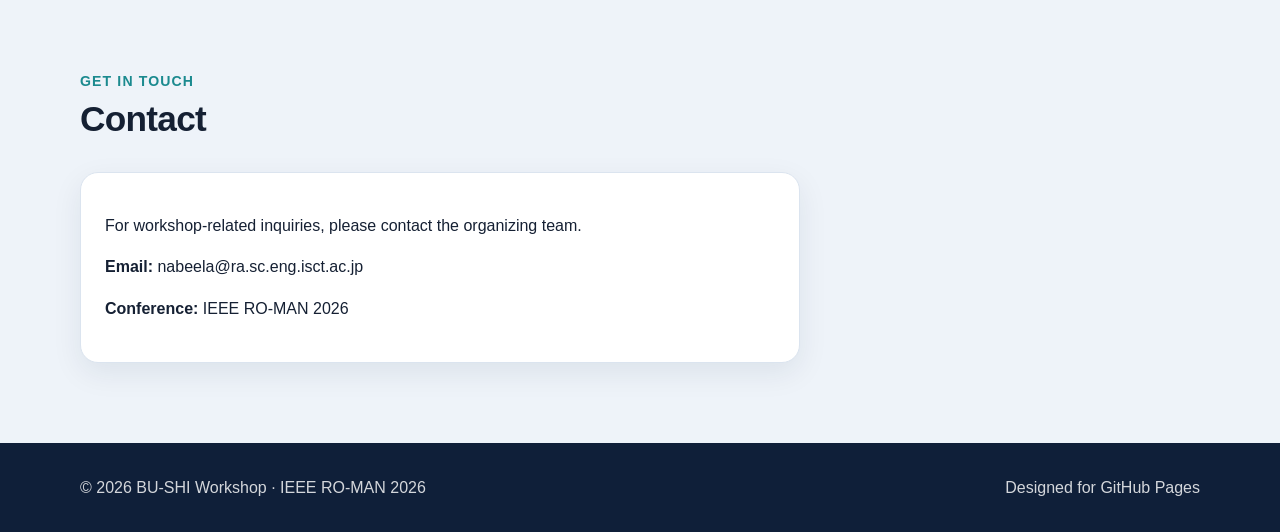
<file: bushi.html>
<!DOCTYPE html>
<html lang="en">
<head>
  <meta charset="UTF-8" />
  <meta name="viewport" content="width=device-width, initial-scale=1.0" />
  <title>BU-SHI Workshop | RO-MAN 2026</title>
  <meta
    name="description"
    content="BU-SHI: Broadening the Users – A Cross-Disciplinary Roadmap for Social Humanoid Interaction, IEEE RO-MAN 2026 Workshop."
  />
  <link rel="stylesheet" href="new_style.css" />

  <style>
    .invited-speakers-list {
      display: grid;
      gap: 1.5rem;
    }

    .invited-speaker-card {
      display: grid;
      grid-template-columns: minmax(220px, 280px) 1fr;
      gap: 2rem;
      align-items: start;
      padding: 1.5rem;
    }

    .speaker-profile .person-photo {
      margin-bottom: 1rem;
    }

    .speaker-profile h3,
    .speaker-profile p {
      margin-left: 0;
      margin-right: 0;
    }

    .keynote-details {
      padding-left: 2rem;
      border-left: 1px solid rgba(0, 0, 0, 0.12);
    }

    .keynote-details h3 {
      margin-top: 0;
      margin-bottom: 0.4rem;
    }

    .keynote-details h4 {
      margin-top: 1.5rem;
      margin-bottom: 0.45rem;
    }

    .keynote-details h4:first-child {
      margin-top: 0;
    }

    .panel-card {
      margin-top: 1.5rem;
    }

    @media (max-width: 760px) {
      .invited-speaker-card {
        grid-template-columns: 1fr;
        gap: 1.25rem;
      }

      .keynote-details {
        padding-left: 0;
        padding-top: 1.25rem;
        border-left: 0;
        border-top: 1px solid rgba(0, 0, 0, 0.12);
      }
    }
  </style>
</head>
<body>
  <header class="site-header">
    <div class="container nav-wrap">
      <a href="#home" class="brand">BU-SHI 2026</a>

      <nav class="nav">
        <a href="#about">About</a>
        <a href="#topics">Topics</a>
        <a href="#cfp">Call</a>
        <a href="#speakers">Speakers</a>
        <a href="#program">Program</a>
        <a href="#organizers">Organizers</a>
        <a href="#accessibility">Accessibility</a>
        <a href="#contact">Contact</a>
      </nav>
    </div>
  </header>

  <section class="hero" id="home">
    <div class="container hero-grid">
      <div class="hero-text">
        <p class="eyebrow">IEEE RO-MAN 2026 Workshop</p>
        <h1>BU-SHI</h1>
        <p class="hero-subtitle">
          Broadening the Users – A Cross-Disciplinary Roadmap for Social Humanoid Interaction
        </p>
        <p class="hero-meta">
          Half-Day Workshop · August 28, 2026 · Kitakyushu International Conference Center, Kitakyushu, Japan
        </p>

        <div class="hero-buttons">
          <a class="btn btn-primary" href="#cfp">Call for Participation</a>
          <a class="btn btn-secondary" href="#program">View Program</a>
        </div>
      </div>

      <div class="hero-panel">
        <div class="conference-logo-corner">
          <img
            src="assets/images/logo-header.png"
            alt="2026 Kitakyushu IEEE RO-MAN logo"
            class="conference-logo-small"
          />
        </div>

        <div class="mini-card">
          <span class="mini-label">Venue</span>
          <strong>RO-MAN 2026 · Kitakyushu</strong>
        </div>
      </div>
    </div>
  </section>

  <main>
    <section class="section" id="about">
      <div class="container">
        <div class="section-heading">
          <p class="section-label">Overview</p>
          <h2>About the Workshop</h2>
        </div>

        <div class="grid-2">
          <div class="card">
            <p>
              Humanoid robots are moving from laboratory settings toward deployment in homes,
              schools, healthcare environments, public services, and care institutions. As this
              transition accelerates, a central question becomes increasingly important:
              <strong>who are humanoids designed for?</strong>
            </p>
            <p>
              BU-SHI aims to broaden the discussion beyond default-user assumptions and toward
              socially deployable humanoid systems that account for diverse users, communication
              styles, languages, cultures, and physical or cognitive conditions.
            </p>
          </div>

          <div class="card">
            <p>
              Rather than focusing on a single communication modality, the workshop brings together
              perspectives on speech-based, multimodal, embodied, and visually grounded
              communication systems, including sign-language-based interaction.
            </p>
            <p>
              The goal is to develop a cross-disciplinary roadmap connecting robotics, AI,
              language research, HRI, and real-world deployment studies.
            </p>
          </div>
        </div>
      </div>
    </section>

    <section class="section section-soft" id="topics">
      <div class="container">
        <div class="section-heading">
          <p class="section-label">Scope</p>
          <h2>Topics of Interest</h2>
        </div>

        <div class="topics-grid">
          <div class="topic-card">Social interaction design for humanoid robots</div>
          <div class="topic-card">Multimodal communication: speech, gesture, gaze, embodiment</div>
          <div class="topic-card">Adaptive and personalized interaction across diverse users</div>
          <div class="topic-card">Cross-cultural and cross-linguistic humanoid communication</div>
          <div class="topic-card">Foundation models and LLMs for embodied agents</div>
          <div class="topic-card">Robust multimodal integration under real-world constraints</div>
          <div class="topic-card">Interaction breakdown, repair, and turn-taking</div>
          <div class="topic-card">Accessibility-aware and diversity-aware humanoid design</div>
          <div class="topic-card">Evaluation beyond average performance</div>
          <div class="topic-card">Ethical and societal considerations in humanoid deployment</div>
          <div class="topic-card">Real-world deployment constraints</div>
          <div class="topic-card">Long-term research roadmaps for socially deployable humanoids</div>
        </div>
      </div>
    </section>

    <section class="section" id="cfp">
      <div class="container">
        <div class="section-heading">
          <p class="section-label">Participation</p>
          <h2>Call for Participation</h2>
        </div>

        <!-- <div class="grid-2">
          <div class="card">
            <h3>Submission Format</h3>
            <p>
              We invite authors to submit <strong>1–2 page extended abstracts</strong> using the
              IEEE paper format.
            </p>
            <p>
              We welcome technical contributions, early-stage ideas, interdisciplinary work, and
              conceptual perspectives related to inclusive humanoid interaction.
            </p>
          </div> -->

          <div class="card">
            <h3>Submission</h3>
            <p>
              Please submit a <strong>1–2 page extended abstract</strong> in IEEE format by email to
              <a href="mailto:bushi-roman26@googlegroups.com">bushi-roman26@googlegroups.com</a>.
            </p>
            <p>
              Submissions will undergo a light review process based on relevance and fit to the
              workshop themes. We especially welcome interdisciplinary contributions, early-stage
              work, and forward-looking discussion pieces.
            </p>
            <p>
              Accepted contributions will be presented as <strong>posters</strong> on the workshop day.
              The <strong>title and author list</strong> of accepted abstracts will be posted on the
              website. No formal proceedings will be created.
            </p>
          </div>

          <div class="card">
            <h3>Important Dates</h3>
            <ul class="clean-list">
              <li><strong>Submission deadline:</strong> <del>July 15, 2026</del> <strong>Extended to July 25, 2026</strong></li>
              <li><strong>Acceptance notification:</strong> <del>August 1, 2026</del> <strong>August 5, 2026</strong></li>
              <li><strong>Camera-ready:</strong> August 15, 2026</li>
              <li><strong>Workshop date:</strong> August 28, 2026</li>
            </ul>
          </div>
        </div>
      </div>
    </section>

    <section class="section section-soft" id="speakers">
      <div class="container">
        <div class="section-heading">
          <p class="section-label">Invited Speakers & Panel</p>
          <h2>Speakers</h2>
        </div>

        <div class="invited-speakers-list">
          <article class="card invited-speaker-card">
            <div class="speaker-profile">
              <div class="person-photo">
                <img
                  src="assets/images/Carlos1to1.JPG"
                  alt="Carlos T. Ishi"
                />
              </div>
              <h3>
                <a href="https://dil.atr.jp/~carlos/" target="_blank" rel="noopener noreferrer">
                  Carlos T. Ishi
                </a>
              </h3>
              <p class="person-role">RIKEN / ATR</p>
              <p>Humanoid system perspective.</p>
            </div>

            <div class="keynote-details">
              <h4>Invited Talk Title</h4>
              <h3>Social expression technologies and applications for humanoid robots</h3>
              <h4>Abstract</h4>
              <p>In this talk, I will introduce our research activities on analyses of multimodal expressions including speech and non-verbal behaviors in dialogue interactions, and their applications for social robots, including desktop humanoids and android robots.
Analysis results on the relationships between speech and motion features, and evaluation results on the effects of several modalities including facial expressions, eye-gazing, head and body gestures on the robot's impressions will be presented.
Some recent results on situation- and user-adapted behaviors will also be presented with some perspectives on future research directions.</p>
            </div>
          </article>

          <article class="card invited-speaker-card">
            <div class="speaker-profile">
              <div class="person-photo">
                <img
                  src="assets/images/bono1to1.jpg"
                  alt="Mayumi Bono"
                />
              </div>
              <p class="photo-caption">From NII Today No.107.</p>
              <h3>
                <a href="https://research.nii.ac.jp/~bono/en/index.html" target="_blank" rel="noopener noreferrer">
                  Mayumi Bono
                </a>
              </h3>
              <p class="person-role">National Institute of Informatics</p>
              <p>Language and interaction perspective.</p>
            </div>

            <div class="keynote-details">
              <h4>Invited Talk Title</h4>
              <h3>Beyond Recognition: A Participant-Oriented Approach to Human Interaction for Adaptive Humanoid AI</h3>
              <h4>Abstract</h4>
              <p>As humanoid robots increasingly enter homes, schools, healthcare, and public environments, multimodal AI has made remarkable progress in recognizing speech, gestures, gaze, facial expressions, and body movements. Yet a fundamental question remains: What should a robot actually recognize?
Current multimodal AI generally assumes that human behaviour can be represented by predefined labels serving as ground truth. From the perspective of Conversation Analysis, however, meaningful action is not inherent in observable behaviour itself but is accomplished through participants' orientations, sequential organization, and publicly displayed understanding during interaction. The central challenge for adaptive humanoid AI is therefore not simply improving behavioural recognition, but understanding how people collaboratively construct meaning.
In this talk, I introduce Relevant Annotation, an interactionally grounded annotation framework that reconceptualizes annotation as a participant-oriented descriptive practice rather than the assignment of observer-defined behavioural categories. Relevant Annotation distinguishes observable bodily movement from participant-relevant action, documenting how embodied conduct becomes meaningful through sequential context, recipient design, and multimodal coordination. I illustrate this perspective through two contrasting interactional cases. While current multimodal large language models successfully interpret actions whose meanings are locally recoverable from visible form, they struggle when understanding depends on participants' ongoing organization of interaction. These cases suggest that what AI currently treats as ground truth often differs fundamentally from what participants themselves demonstrably understand.
I then extend this discussion to sign language interaction, arguing that sign language offers more than an accessibility application for robotics. It challenges several assumptions inherited from spoken-language research, including discrete turn exchange, stable shared lexical representations, and the view that meaning resides in individual linguistic forms. Drawing on studies of cooperative action in Japanese Sign Language, I show how participants collaboratively construct turns, negotiate reference, and even establish lexical meaning within the unfolding interaction itself. Rather than retrieving fixed representations from an internal lexicon, signers continuously adapt their embodied actions to one another, making meaning a jointly accomplished achievement rather than an individual cognitive product.
Finally, I present how these ideas are being developed through interdisciplinary projects including the Japanese Sign Language Dialogue Corpus, multimodal annotation, open-vocabulary sign language recognition, and international collaborations supported by JST ASPIRE, the UK–Japan British Council programme, and the Mitsubishi Foundation. I argue that designing humanoid robots for diverse users ultimately requires moving beyond behaviour recognition toward computational models grounded in participants' own organization of interaction.</p>
            </div>
          </article>
        </div>

        <article class="card panel-card">
          <h3>Panelists</h3>
          <p class="person-role">Panel Discussion</p>
          <ul class="clean-list">
            <li><strong>Carlos T. Ishi</strong> — RIKEN / ATR</li>
            <li><strong>Mayumi Bono</strong> — National Institute of Informatics</li>
            <li><strong>Kotaro Funakoshi</strong> — Institute of Science Tokyo</li>
            <li><strong>Koji Inoue</strong> — Kyoto University</li>
            <li><strong>Satoshi Okada, Ph.D.</strong> — Fukushima Decommissioning Engineering Center, Nuclear Engineering and Product Division, Hitachi-GE Nuclear Energy, Ltd.</li>
            <li><strong>Tsubasa Uchida</strong> — NHK</li>
          </ul>
        </article>
      </div>
    </section>

    <section class="section" id="program">
      <div class="container">
        <div class="section-heading">
          <p class="section-label">Workshop Schedule</p>
          <h2>Program</h2>
        </div>

        <div class="schedule-card">
          <div class="schedule-row">
            <div class="time">14:00–14:05</div>
            <div class="event">Opening</div>
          </div>
          <div class="schedule-row">
            <div class="time">14:05–14:20</div>
            <div class="event">Shotgun presentations (1–2 minutes)</div>
          </div>
          <div class="schedule-row">
            <div class="time">14:20–14:50</div>
            <div class="event">Keynote 1: Carlos T. Ishi</div>
          </div>
          <div class="schedule-row">
            <div class="time">14:50–15:20</div>
            <div class="event">Keynote 2: Mayumi Bono</div>
          </div>
          <div class="schedule-row">
            <div class="time">15:20–16:10</div>
            <div class="event">Panel discussion on interaction, inclusiveness, and future directions</div>
          </div>
          <div class="schedule-row">
            <div class="time">16:20–17:00</div>
            <div class="event">Poster session + Final remarks</div>
          </div>
        </div>
      </div>
    </section>

    <section class="section section-soft" id="organizers">
      <div class="container">
        <div class="section-heading">
          <p class="section-label">Team</p>
          <h2>Organizers</h2>
        </div>

        <div class="people-grid">
          <article class="person-card">
            <div class="person-photo">
              <img
                src="assets/images/Nakadai_Kazuhiro_1to1_cropped.jpg"
                alt="Kazuhiro Nakadai"
              />
            </div>
            <h3>
              <a href="https://www.ra.sc.e.titech.ac.jp/en/" target="_blank" rel="noopener noreferrer">
                Kazuhiro Nakadai
              </a>
            </h3>
            <p class="person-role">Institute of Science Tokyo</p>
            <p>Main Organizer</p>
          </article>

          <article class="person-card">
            <div class="person-photo">
              <img
                src="assets/images/Bowen_wu_1to1_cropped.jpg"
                alt="Bowen Wu"
              />
            </div>
            <h3>
              <a href="https://scholar.google.com/citations?hl=en&user=nLqUb5oAAAAJ&view_op=list_works&sortby=pubdate" target="_blank" rel="noopener noreferrer">
                Bowen Wu
              </a>
            </h3>
            <p class="person-role">RIKEN</p>
            <p>Co-Organizer</p>
          </article>

          <article class="person-card">
            <div class="person-photo">
              <img
                src="assets/images/kotaro_funakoshi_1to1_cropped.jpg"
                alt="Kotaro Funakoshi"
              />
            </div>
            <h3>
              <a href="https://www.lr.first.iir.isct.ac.jp/~funakoshi/public/en/" target="_blank" rel="noopener noreferrer">
                Kotaro Funakoshi
              </a>
            </h3>
            <p class="person-role">Institute of Science Tokyo</p>
            <p>Co-Organizer</p>
          </article>

          <article class="person-card">
            <div class="person-photo">
              <img
                src="assets/images/Koji_Inoue_1to1_cropped.jpg"
                alt="Koji Inoue"
              />
            </div>
            <h3>
              <a href="https://inokoj.github.io/" target="_blank" rel="noopener noreferrer">
                Koji Inoue
              </a>
            </h3>
            <p class="person-role">Kyoto University</p>
            <p>Co-Organizer</p>
          </article>

          <article class="person-card">
            <div class="person-photo">
              <img
                src="assets/images/Nabeela Khan.jpg"
                alt="Nabeela Khan"
              />
            </div>
            <h3>
              <a href="https://foxrei-n.github.io/" target="_blank" rel="noopener noreferrer">
                Nabeela Khan
              </a>
            </h3>
            <p class="person-role">Institute of Science Tokyo</p>
            <p>Co-Organizer</p>
          </article>
        </div>
      </div>
    </section>

    <section class="section" id="accessibility">
      <div class="container">
        <div class="section-heading">
          <p class="section-label">Inclusion</p>
          <h2>Accessibility & Inclusion</h2>
        </div>

        <div class="grid-2">
          <div class="card">
            <p>
              This workshop is committed to fostering an inclusive, accessible, and respectful
              research environment aligned with the values of the IEEE RO-MAN community.
            </p>
            <p>
              Accessibility and diversity are treated not only as logistical considerations, but as
              foundational design principles for socially deployable humanoids.
            </p>
          </div>

          <div class="card">
            <ul class="clean-list">
              <li>Hybrid attendance will be supported where feasible.</li>
              <li>Automatic live captioning will be provided via Zoom or equivalent tools.</li>
              <li>Diversity among invited speakers and panelists will be actively considered.</li>
              <li>We welcome interdisciplinary and cross-community perspectives.</li>
            </ul>
          </div>
        </div>
      </div>
    </section>

    <section class="section section-soft" id="contact">
      <div class="container">
        <div class="section-heading">
          <p class="section-label">Get in Touch</p>
          <h2>Contact</h2>
        </div>

        <div class="card contact-card">
          <p>For workshop-related inquiries, please contact the organizing team.</p>
          <p><strong>Email:</strong> nabeela@ra.sc.eng.isct.ac.jp</p>
          <p><strong>Conference:</strong> IEEE RO-MAN 2026</p>
        </div>
      </div>
    </section>
  </main>

  <footer class="site-footer">
    <div class="container footer-wrap">
      <p>© 2026 BU-SHI Workshop · IEEE RO-MAN 2026</p>
      <p>Designed for GitHub Pages</p>
    </div>
  </footer>
</body>
</html>
</file>
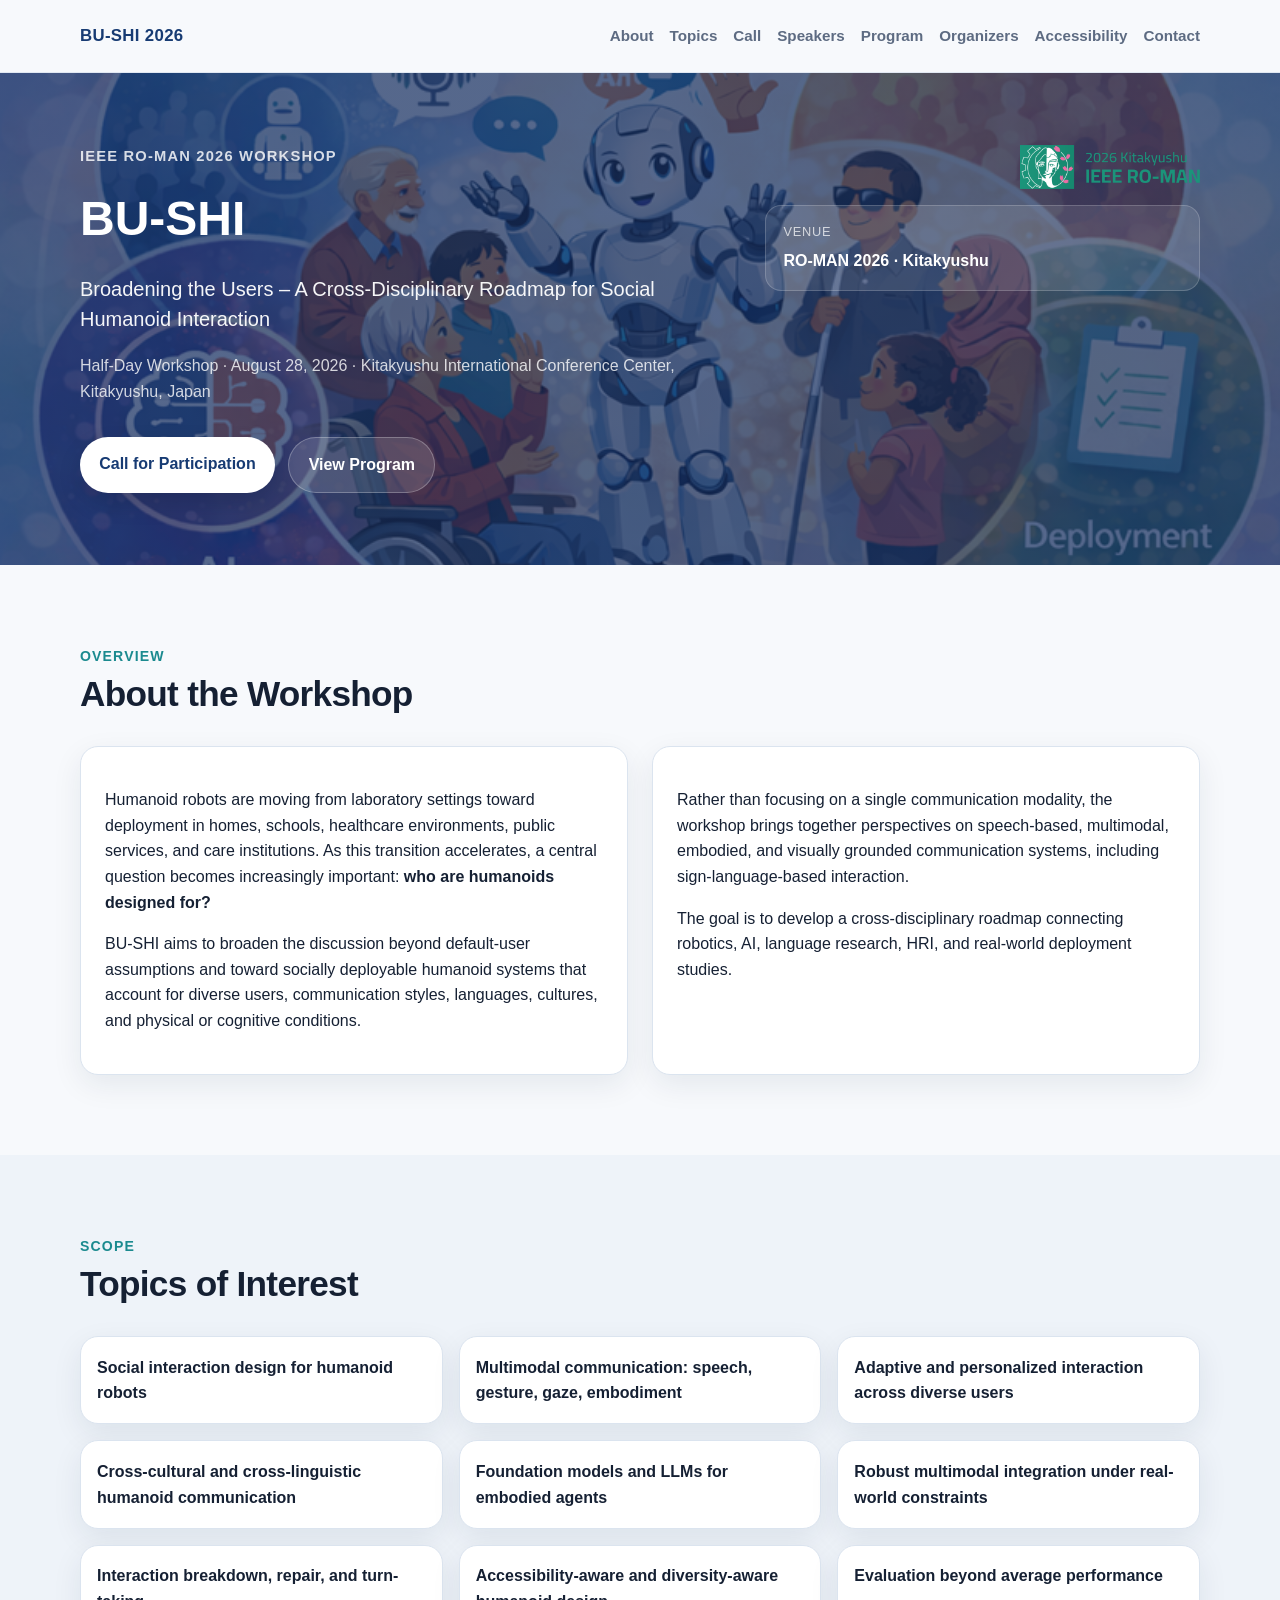
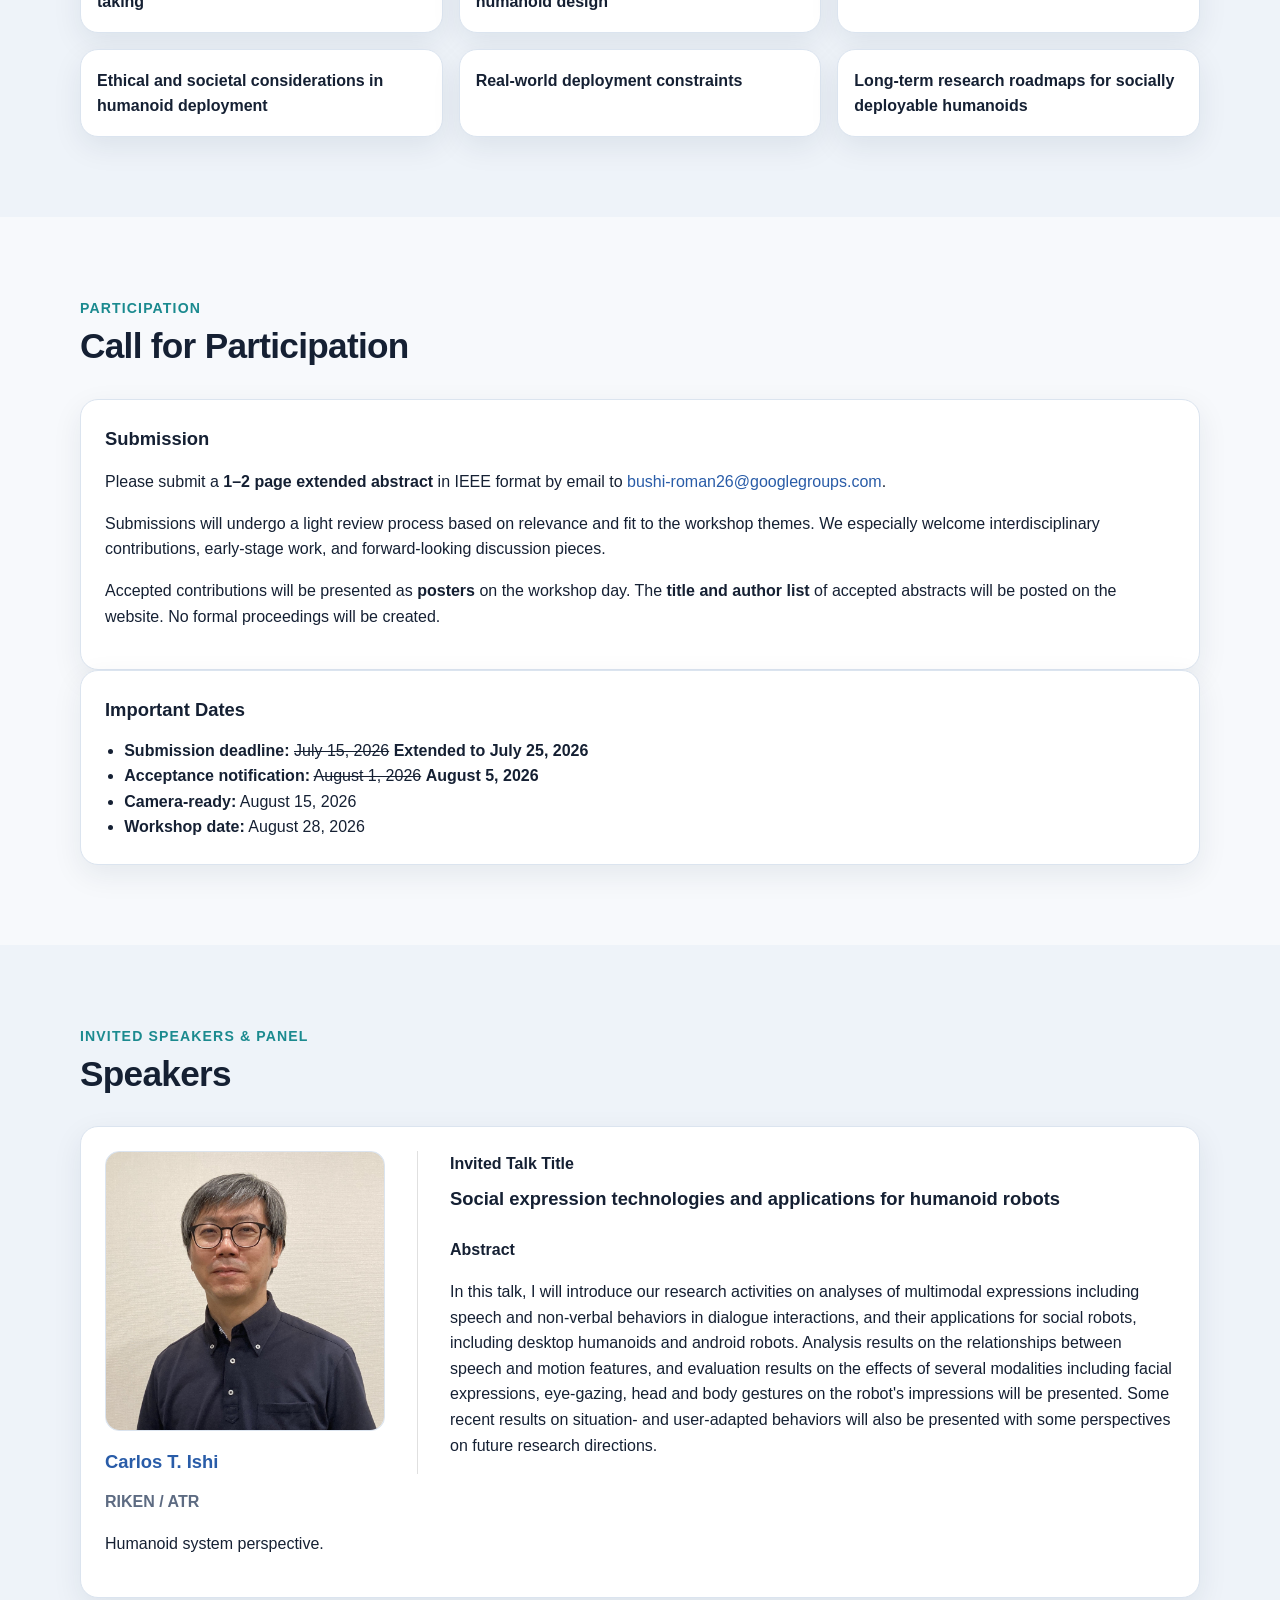
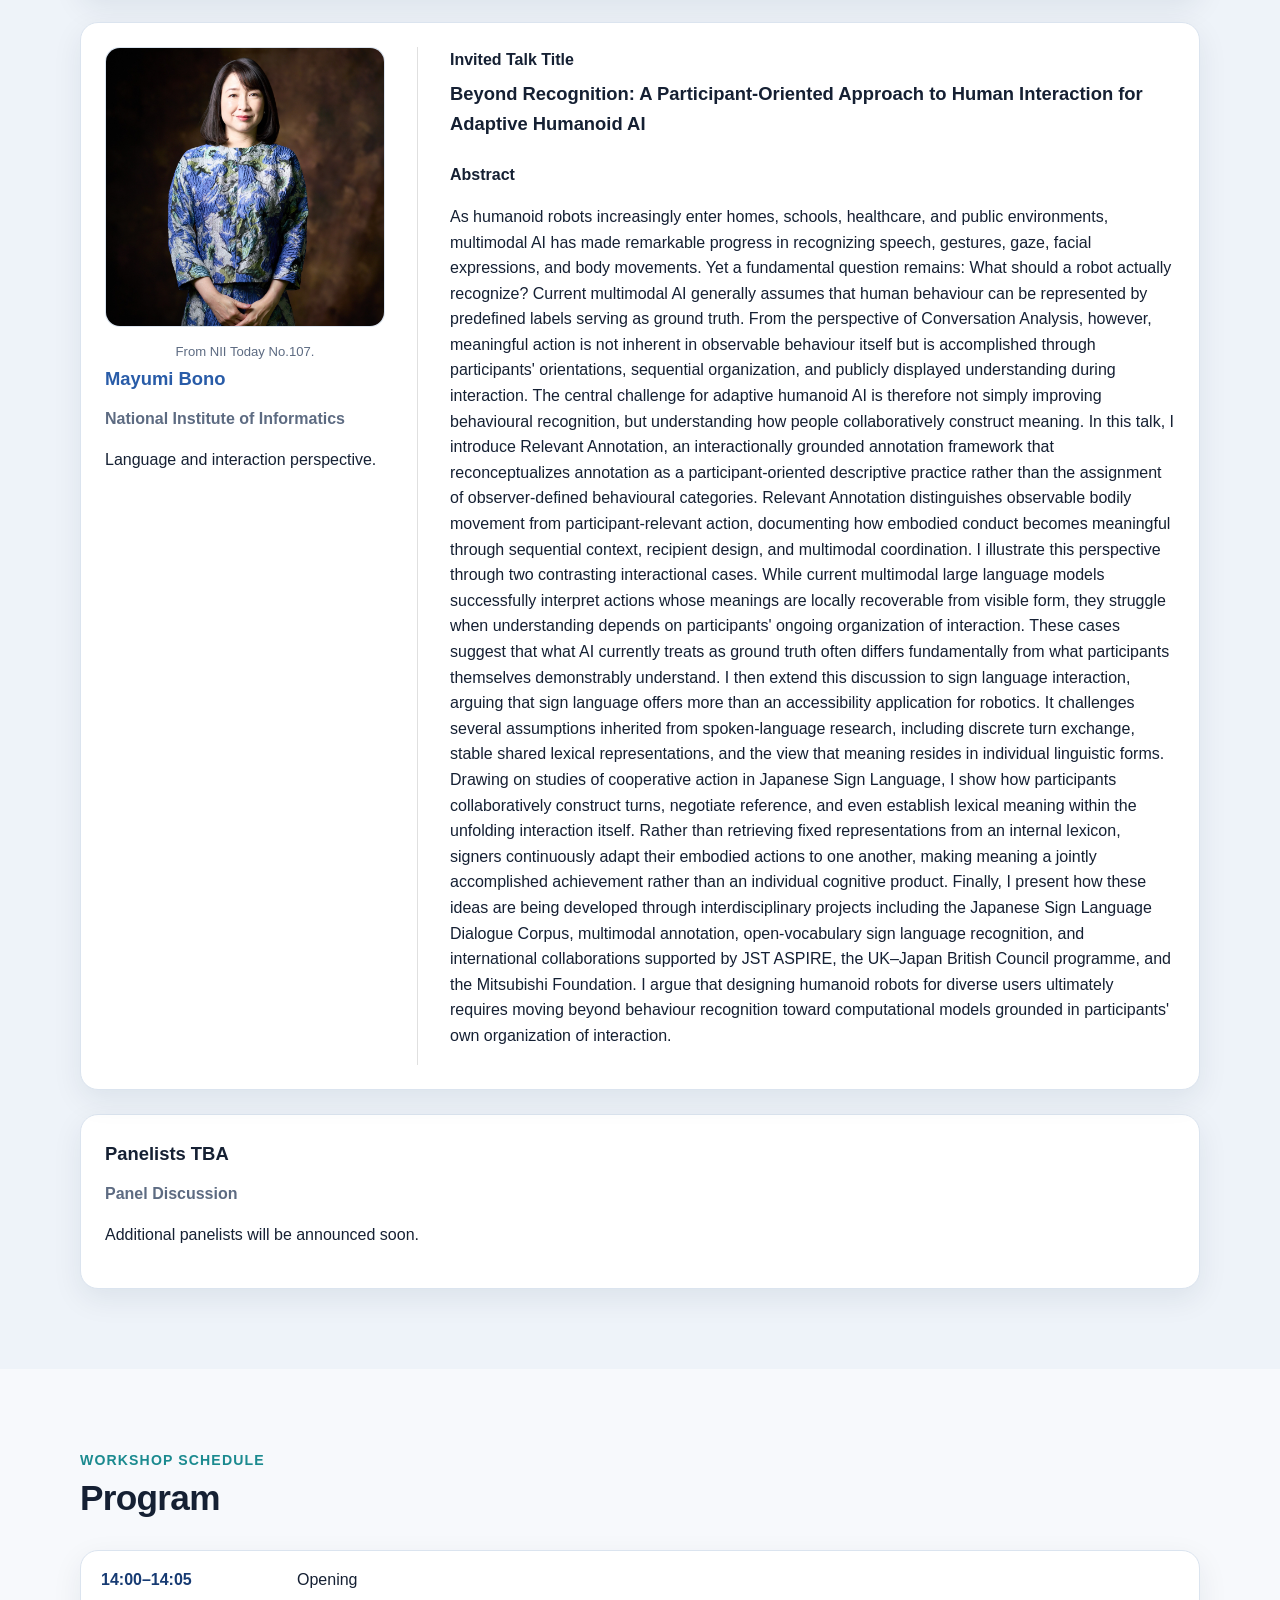
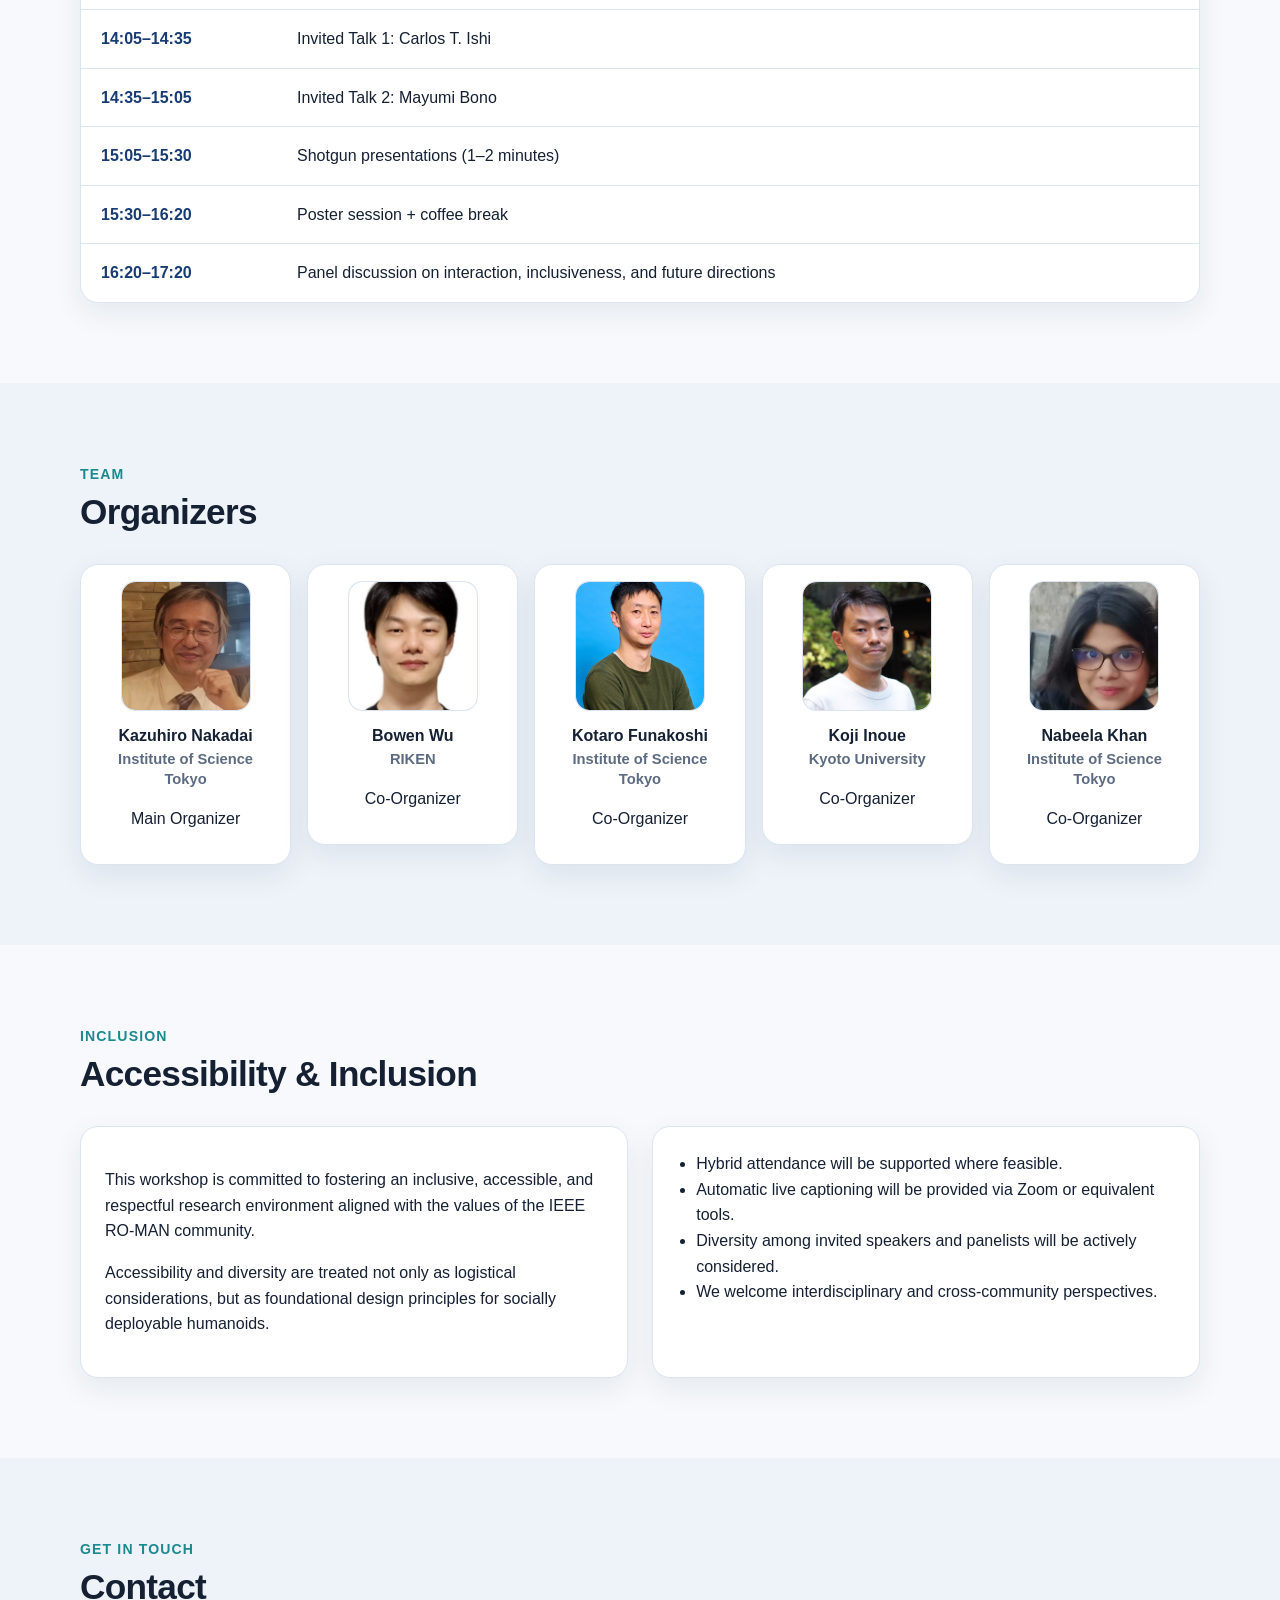
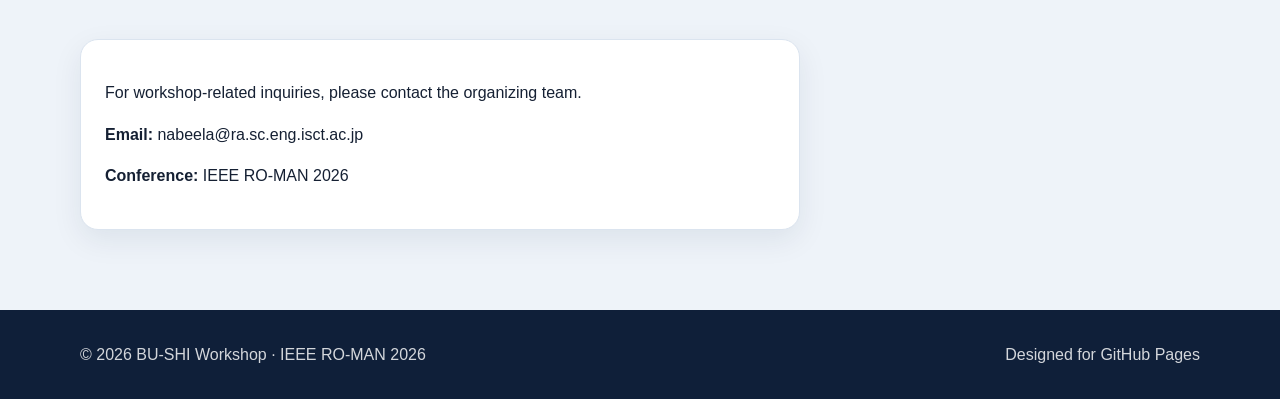
<file: index1.html>
<!DOCTYPE html>
<html lang="en">
<head>
  <meta charset="UTF-8" />
  <meta name="viewport" content="width=device-width, initial-scale=1.0" />
  <title>BU-SHI Workshop | RO-MAN 2026</title>
  <meta
    name="description"
    content="BU-SHI: Broadening the Users – A Cross-Disciplinary Roadmap for Social Humanoid Interaction, IEEE RO-MAN 2026 Workshop."
  />
  <link rel="stylesheet" href="new_style.css" />

  <style>
    .invited-speakers-list {
      display: grid;
      gap: 1.5rem;
    }

    .invited-speaker-card {
      display: grid;
      grid-template-columns: minmax(220px, 280px) 1fr;
      gap: 2rem;
      align-items: start;
      padding: 1.5rem;
    }

    .speaker-profile .person-photo {
      margin-bottom: 1rem;
    }

    .speaker-profile h3,
    .speaker-profile p {
      margin-left: 0;
      margin-right: 0;
    }

    .keynote-details {
      padding-left: 2rem;
      border-left: 1px solid rgba(0, 0, 0, 0.12);
    }

    .keynote-details h3 {
      margin-top: 0;
      margin-bottom: 0.4rem;
    }

    .keynote-details h4 {
      margin-top: 1.5rem;
      margin-bottom: 0.45rem;
    }

    .keynote-details h4:first-child {
      margin-top: 0;
    }

    .panel-card {
      margin-top: 1.5rem;
    }

    @media (max-width: 760px) {
      .invited-speaker-card {
        grid-template-columns: 1fr;
        gap: 1.25rem;
      }

      .keynote-details {
        padding-left: 0;
        padding-top: 1.25rem;
        border-left: 0;
        border-top: 1px solid rgba(0, 0, 0, 0.12);
      }
    }
  </style>
</head>
<body>
  <header class="site-header">
    <div class="container nav-wrap">
      <a href="#home" class="brand">BU-SHI 2026</a>

      <nav class="nav">
        <a href="#about">About</a>
        <a href="#topics">Topics</a>
        <a href="#cfp">Call</a>
        <a href="#speakers">Speakers</a>
        <a href="#program">Program</a>
        <a href="#organizers">Organizers</a>
        <a href="#accessibility">Accessibility</a>
        <a href="#contact">Contact</a>
      </nav>
    </div>
  </header>

  <section class="hero" id="home">
    <div class="container hero-grid">
      <div class="hero-text">
        <p class="eyebrow">IEEE RO-MAN 2026 Workshop</p>
        <h1>BU-SHI</h1>
        <p class="hero-subtitle">
          Broadening the Users – A Cross-Disciplinary Roadmap for Social Humanoid Interaction
        </p>
        <p class="hero-meta">
          Half-Day Workshop · August 28, 2026 · Kitakyushu International Conference Center, Kitakyushu, Japan
        </p>

        <div class="hero-buttons">
          <a class="btn btn-primary" href="#cfp">Call for Participation</a>
          <a class="btn btn-secondary" href="#program">View Program</a>
        </div>
      </div>

      <div class="hero-panel">
        <div class="conference-logo-corner">
          <img
            src="assets/images/logo-header.png"
            alt="2026 Kitakyushu IEEE RO-MAN logo"
            class="conference-logo-small"
          />
        </div>

        <div class="mini-card">
          <span class="mini-label">Venue</span>
          <strong>RO-MAN 2026 · Kitakyushu</strong>
        </div>
      </div>
    </div>
  </section>

  <main>
    <section class="section" id="about">
      <div class="container">
        <div class="section-heading">
          <p class="section-label">Overview</p>
          <h2>About the Workshop</h2>
        </div>

        <div class="grid-2">
          <div class="card">
            <p>
              Humanoid robots are moving from laboratory settings toward deployment in homes,
              schools, healthcare environments, public services, and care institutions. As this
              transition accelerates, a central question becomes increasingly important:
              <strong>who are humanoids designed for?</strong>
            </p>
            <p>
              BU-SHI aims to broaden the discussion beyond default-user assumptions and toward
              socially deployable humanoid systems that account for diverse users, communication
              styles, languages, cultures, and physical or cognitive conditions.
            </p>
          </div>

          <div class="card">
            <p>
              Rather than focusing on a single communication modality, the workshop brings together
              perspectives on speech-based, multimodal, embodied, and visually grounded
              communication systems, including sign-language-based interaction.
            </p>
            <p>
              The goal is to develop a cross-disciplinary roadmap connecting robotics, AI,
              language research, HRI, and real-world deployment studies.
            </p>
          </div>
        </div>
      </div>
    </section>

    <section class="section section-soft" id="topics">
      <div class="container">
        <div class="section-heading">
          <p class="section-label">Scope</p>
          <h2>Topics of Interest</h2>
        </div>

        <div class="topics-grid">
          <div class="topic-card">Social interaction design for humanoid robots</div>
          <div class="topic-card">Multimodal communication: speech, gesture, gaze, embodiment</div>
          <div class="topic-card">Adaptive and personalized interaction across diverse users</div>
          <div class="topic-card">Cross-cultural and cross-linguistic humanoid communication</div>
          <div class="topic-card">Foundation models and LLMs for embodied agents</div>
          <div class="topic-card">Robust multimodal integration under real-world constraints</div>
          <div class="topic-card">Interaction breakdown, repair, and turn-taking</div>
          <div class="topic-card">Accessibility-aware and diversity-aware humanoid design</div>
          <div class="topic-card">Evaluation beyond average performance</div>
          <div class="topic-card">Ethical and societal considerations in humanoid deployment</div>
          <div class="topic-card">Real-world deployment constraints</div>
          <div class="topic-card">Long-term research roadmaps for socially deployable humanoids</div>
        </div>
      </div>
    </section>

    <section class="section" id="cfp">
      <div class="container">
        <div class="section-heading">
          <p class="section-label">Participation</p>
          <h2>Call for Participation</h2>
        </div>

        <!-- <div class="grid-2">
          <div class="card">
            <h3>Submission Format</h3>
            <p>
              We invite authors to submit <strong>1–2 page extended abstracts</strong> using the
              IEEE paper format.
            </p>
            <p>
              We welcome technical contributions, early-stage ideas, interdisciplinary work, and
              conceptual perspectives related to inclusive humanoid interaction.
            </p>
          </div> -->

          <div class="card">
            <h3>Submission</h3>
            <p>
              Please submit a <strong>1–2 page extended abstract</strong> in IEEE format by email to
              <a href="mailto:bushi-roman26@googlegroups.com">bushi-roman26@googlegroups.com</a>.
            </p>
            <p>
              Submissions will undergo a light review process based on relevance and fit to the
              workshop themes. We especially welcome interdisciplinary contributions, early-stage
              work, and forward-looking discussion pieces.
            </p>
            <p>
              Accepted contributions will be presented as <strong>posters</strong> on the workshop day.
              The <strong>title and author list</strong> of accepted abstracts will be posted on the
              website. No formal proceedings will be created.
            </p>
          </div>

          <div class="card">
            <h3>Important Dates</h3>
            <ul class="clean-list">
              <li><strong>Submission deadline:</strong> <del>July 15, 2026</del> <strong>Extended to July 25, 2026</strong></li>
              <li><strong>Acceptance notification:</strong> <del>August 1, 2026</del> <strong>August 5, 2026</strong></li>
              <li><strong>Camera-ready:</strong> August 15, 2026</li>
              <li><strong>Workshop date:</strong> August 28, 2026</li>
            </ul>
          </div>
        </div>
      </div>
    </section>

    <section class="section section-soft" id="speakers">
      <div class="container">
        <div class="section-heading">
          <p class="section-label">Invited Speakers & Panel</p>
          <h2>Speakers</h2>
        </div>

        <div class="invited-speakers-list">
          <article class="card invited-speaker-card">
            <div class="speaker-profile">
              <div class="person-photo">
                <img
                  src="assets/images/Carlos1to1.JPG"
                  alt="Carlos T. Ishi"
                />
              </div>
              <h3>
                <a href="https://dil.atr.jp/~carlos/" target="_blank" rel="noopener noreferrer">
                  Carlos T. Ishi
                </a>
              </h3>
              <p class="person-role">RIKEN / ATR</p>
              <p>Humanoid system perspective.</p>
            </div>

            <div class="keynote-details">
              <h4>Invited Talk Title</h4>
              <h3>Social expression technologies and applications for humanoid robots</h3>
              <h4>Abstract</h4>
              <p>In this talk, I will introduce our research activities on analyses of multimodal expressions including speech and non-verbal behaviors in dialogue interactions, and their applications for social robots, including desktop humanoids and android robots.
Analysis results on the relationships between speech and motion features, and evaluation results on the effects of several modalities including facial expressions, eye-gazing, head and body gestures on the robot's impressions will be presented.
Some recent results on situation- and user-adapted behaviors will also be presented with some perspectives on future research directions.</p>
            </div>
          </article>

          <article class="card invited-speaker-card">
            <div class="speaker-profile">
              <div class="person-photo">
                <img
                  src="assets/images/bono1to1.jpg"
                  alt="Mayumi Bono"
                />
              </div>
              <p class="photo-caption">From NII Today No.107.</p>
              <h3>
                <a href="https://research.nii.ac.jp/~bono/en/index.html" target="_blank" rel="noopener noreferrer">
                  Mayumi Bono
                </a>
              </h3>
              <p class="person-role">National Institute of Informatics</p>
              <p>Language and interaction perspective.</p>
            </div>

            <div class="keynote-details">
              <h4>Invited Talk Title</h4>
              <h3>Beyond Recognition: A Participant-Oriented Approach to Human Interaction for Adaptive Humanoid AI</h3>
              <h4>Abstract</h4>
              <p>As humanoid robots increasingly enter homes, schools, healthcare, and public environments, multimodal AI has made remarkable progress in recognizing speech, gestures, gaze, facial expressions, and body movements. Yet a fundamental question remains: What should a robot actually recognize?
Current multimodal AI generally assumes that human behaviour can be represented by predefined labels serving as ground truth. From the perspective of Conversation Analysis, however, meaningful action is not inherent in observable behaviour itself but is accomplished through participants' orientations, sequential organization, and publicly displayed understanding during interaction. The central challenge for adaptive humanoid AI is therefore not simply improving behavioural recognition, but understanding how people collaboratively construct meaning.
In this talk, I introduce Relevant Annotation, an interactionally grounded annotation framework that reconceptualizes annotation as a participant-oriented descriptive practice rather than the assignment of observer-defined behavioural categories. Relevant Annotation distinguishes observable bodily movement from participant-relevant action, documenting how embodied conduct becomes meaningful through sequential context, recipient design, and multimodal coordination. I illustrate this perspective through two contrasting interactional cases. While current multimodal large language models successfully interpret actions whose meanings are locally recoverable from visible form, they struggle when understanding depends on participants' ongoing organization of interaction. These cases suggest that what AI currently treats as ground truth often differs fundamentally from what participants themselves demonstrably understand.
I then extend this discussion to sign language interaction, arguing that sign language offers more than an accessibility application for robotics. It challenges several assumptions inherited from spoken-language research, including discrete turn exchange, stable shared lexical representations, and the view that meaning resides in individual linguistic forms. Drawing on studies of cooperative action in Japanese Sign Language, I show how participants collaboratively construct turns, negotiate reference, and even establish lexical meaning within the unfolding interaction itself. Rather than retrieving fixed representations from an internal lexicon, signers continuously adapt their embodied actions to one another, making meaning a jointly accomplished achievement rather than an individual cognitive product.
Finally, I present how these ideas are being developed through interdisciplinary projects including the Japanese Sign Language Dialogue Corpus, multimodal annotation, open-vocabulary sign language recognition, and international collaborations supported by JST ASPIRE, the UK–Japan British Council programme, and the Mitsubishi Foundation. I argue that designing humanoid robots for diverse users ultimately requires moving beyond behaviour recognition toward computational models grounded in participants' own organization of interaction.</p>
            </div>
          </article>
        </div>

        <article class="card panel-card">
          <h3>Panelists TBA</h3>
          <p class="person-role">Panel Discussion</p>
          <p>Additional panelists will be announced soon.</p>
        </article>

          <!-- <article class="person-card">
            <div class="person-photo placeholder">Photo</div>
            <h3>Tsubasa Uchida</h3>
            <p class="person-role">NHK</p>
            <p>Panelist — sign language research.</p>
          </article>

          <article class="person-card">
            <div class="person-photo placeholder">Photo</div>
            <h3>Satoshi Okada</h3>
            <p class="person-role">Hitachi Co. Ltd</p>
            <p>Panelist — robotics and industry perspective.</p>
          </article>

          <article class="person-card">
            <div class="person-photo placeholder">Photo</div>
            <h3>Kotaro Funakoshi</h3>
            <p class="person-role">Institute of Science Tokyo</p>
            <p>Panelist — AI and dialogue systems.</p>
          </article> -->

          <!-- <article class="person-card">
            <div class="person-photo placeholder">Photo</div>
            <h3>Nabeela Khan</h3>
            <p class="person-role">Institute of Science Tokyo</p>
            <p>Panel facilitator.</p>
          </article> -->
      </div>
    </section>

    <section class="section" id="program">
      <div class="container">
        <div class="section-heading">
          <p class="section-label">Workshop Schedule</p>
          <h2>Program</h2>
        </div>

        <div class="schedule-card">
          <div class="schedule-row">
            <div class="time">14:00–14:05</div>
            <div class="event">Opening</div>
          </div>
          <div class="schedule-row">
            <div class="time">14:05–14:35</div>
            <div class="event">Invited Talk 1: Carlos T. Ishi</div>
          </div>
          <div class="schedule-row">
            <div class="time">14:35–15:05</div>
            <div class="event">Invited Talk 2: Mayumi Bono</div>
          </div>
          <div class="schedule-row">
            <div class="time">15:05–15:30</div>
            <div class="event">Shotgun presentations (1–2 minutes)</div>
          </div>
          <div class="schedule-row">
            <div class="time">15:30–16:20</div>
            <div class="event">Poster session + coffee break</div>
          </div>
          <div class="schedule-row">
            <div class="time">16:20–17:20</div>
            <div class="event">Panel discussion on interaction, inclusiveness, and future directions</div>
          </div>
        </div>
      </div>
    </section>

    <section class="section section-soft" id="organizers">
      <div class="container">
        <div class="section-heading">
          <p class="section-label">Team</p>
          <h2>Organizers</h2>
        </div>

        <div class="people-grid">
          <article class="person-card">
            <div class="person-photo">
              <img
                src="assets/images/Nakadai_Kazuhiro_1to1_cropped.jpg"
                alt="Kazuhiro Nakadai"
              />
            </div>
            <h3>
              <a href="https://www.ra.sc.e.titech.ac.jp/en/" target="_blank" rel="noopener noreferrer">
                Kazuhiro Nakadai
              </a>
            </h3>
            <p class="person-role">Institute of Science Tokyo</p>
            <p>Main Organizer</p>
          </article>

          <article class="person-card">
            <div class="person-photo">
              <img
                src="assets/images/Bowen_wu_1to1_cropped.jpg"
                alt="Bowen Wu"
              />
            </div>
            <h3>
              <a href="https://scholar.google.com/citations?hl=en&user=nLqUb5oAAAAJ&view_op=list_works&sortby=pubdate" target="_blank" rel="noopener noreferrer">
                Bowen Wu
              </a>
            </h3>
            <p class="person-role">RIKEN</p>
            <p>Co-Organizer</p>
          </article>

          <article class="person-card">
            <div class="person-photo">
              <img
                src="assets/images/kotaro_funakoshi_1to1_cropped.jpg"
                alt="Kotaro Funakoshi"
              />
            </div>
            <h3>
              <a href="https://www.lr.first.iir.isct.ac.jp/~funakoshi/public/en/" target="_blank" rel="noopener noreferrer">
                Kotaro Funakoshi
              </a>
            </h3>
            <p class="person-role">Institute of Science Tokyo</p>
            <p>Co-Organizer</p>
          </article>

          <article class="person-card">
            <div class="person-photo">
              <img
                src="assets/images/Koji_Inoue_1to1_cropped.jpg"
                alt="Koji Inoue"
              />
            </div>
            <h3>
              <a href="https://inokoj.github.io/" target="_blank" rel="noopener noreferrer">
                Koji Inoue
              </a>
            </h3>
            <p class="person-role">Kyoto University</p>
            <p>Co-Organizer</p>
          </article>

          <article class="person-card">
            <div class="person-photo">
              <img
                src="assets/images/Nabeela Khan.jpg"
                alt="Nabeela Khan"
              />
            </div>
            <h3>
              <a href="https://foxrei-n.github.io/" target="_blank" rel="noopener noreferrer">
                Nabeela Khan
              </a>
            </h3>
            <p class="person-role">Institute of Science Tokyo</p>
            <p>Co-Organizer</p>
          </article>
        </div>
      </div>
    </section>

    <section class="section" id="accessibility">
      <div class="container">
        <div class="section-heading">
          <p class="section-label">Inclusion</p>
          <h2>Accessibility & Inclusion</h2>
        </div>

        <div class="grid-2">
          <div class="card">
            <p>
              This workshop is committed to fostering an inclusive, accessible, and respectful
              research environment aligned with the values of the IEEE RO-MAN community.
            </p>
            <p>
              Accessibility and diversity are treated not only as logistical considerations, but as
              foundational design principles for socially deployable humanoids.
            </p>
          </div>

          <div class="card">
            <ul class="clean-list">
              <li>Hybrid attendance will be supported where feasible.</li>
              <li>Automatic live captioning will be provided via Zoom or equivalent tools.</li>
              <li>Diversity among invited speakers and panelists will be actively considered.</li>
              <li>We welcome interdisciplinary and cross-community perspectives.</li>
            </ul>
          </div>
        </div>
      </div>
    </section>

    <section class="section section-soft" id="contact">
      <div class="container">
        <div class="section-heading">
          <p class="section-label">Get in Touch</p>
          <h2>Contact</h2>
        </div>

        <div class="card contact-card">
          <p>For workshop-related inquiries, please contact the organizing team.</p>
          <p><strong>Email:</strong> nabeela@ra.sc.eng.isct.ac.jp</p>
          <p><strong>Conference:</strong> IEEE RO-MAN 2026</p>
        </div>
      </div>
    </section>
  </main>

  <footer class="site-footer">
    <div class="container footer-wrap">
      <p>© 2026 BU-SHI Workshop · IEEE RO-MAN 2026</p>
      <p>Designed for GitHub Pages</p>
    </div>
  </footer>
</body>
</html>
</file>
<file: new_style.css>
:root {
  --bg: #f7f9fc;
  --surface: #ffffff;
  --surface-soft: #eef3f9;
  --text: #152033;
  --muted: #5d6b82;
  --line: #dbe4ef;
  --primary: #173b73;
  --primary-2: #295ca8;
  --accent: #1b8a8f;
  --shadow: 0 10px 30px rgba(17, 37, 68, 0.08);
  --radius: 18px;
  --maxw: 1120px;
}

* {
  box-sizing: border-box;
}

html {
  scroll-behavior: smooth;
}

body {
  margin: 0;
  font-family: Arial, sans-serif;
  background: var(--bg);
  color: var(--text);
  line-height: 1.6;
}

img {
  max-width: 100%;
  display: block;
}

a {
  color: var(--primary-2);
  text-decoration: none;
}

a:hover {
  text-decoration: underline;
}

.container {
  width: min(var(--maxw), calc(100% - 2rem));
  margin: 0 auto;
}

.site-header {
  position: sticky;
  top: 0;
  z-index: 1000;
  background: rgba(247, 249, 252, 0.95);
  backdrop-filter: blur(10px);
  border-bottom: 1px solid rgba(219, 228, 239, 0.8);
}

.nav-wrap {
  display: flex;
  align-items: center;
  justify-content: space-between;
  gap: 1rem;
  min-height: 72px;
}

.brand {
  font-weight: 800;
  font-size: 1.05rem;
  color: var(--primary);
  letter-spacing: 0.02em;
}

.brand:hover {
  text-decoration: none;
}

.nav {
  display: flex;
  flex-wrap: wrap;
  gap: 1rem;
}

.nav a {
  color: var(--muted);
  font-size: 0.95rem;
  font-weight: 600;
}

.nav a:hover {
  color: var(--primary);
  text-decoration: none;
}

/* .hero {
  background: #1f3c88;
  color: white;
  padding: 60px 0;
} */

.hero {
  background:
    linear-gradient(rgba(20, 45, 95, 0.72), rgba(20, 45, 95, 0.72)),
    url("workshop_photo.png") center/cover no-repeat;
  color: white;
  padding: 72px 0;
}

.hero-grid {
  display: grid;
  grid-template-columns: 1.2fr 0.8fr;
  gap: 2rem;
  align-items: start;
}

.hero-text h1 {
  margin: 0.4rem 0 0;
  font-size: 3rem;
}

.eyebrow {
  margin: 0 0 0.8rem;
  font-size: 0.92rem;
  font-weight: 700;
  letter-spacing: 0.08em;
  text-transform: uppercase;
  color: rgba(255,255,255,0.82);
}

.hero-subtitle {
  margin: 1rem 0 0;
  font-size: 1.25rem;
  line-height: 1.5;
  color: rgba(255,255,255,0.95);
}

.hero-meta {
  margin-top: 1.2rem;
  color: rgba(255,255,255,0.8);
  font-size: 1rem;
}

.hero-buttons {
  display: flex;
  flex-wrap: wrap;
  gap: 0.85rem;
  margin-top: 2rem;
}

.btn {
  display: inline-block;
  padding: 0.9rem 1.2rem;
  border-radius: 999px;
  font-weight: 700;
  transition: transform 0.18s ease, box-shadow 0.18s ease, background 0.18s ease;
}

.btn:hover {
  transform: translateY(-1px);
  text-decoration: none;
}

.btn-primary {
  background: white;
  color: var(--primary);
  box-shadow: 0 10px 24px rgba(0, 0, 0, 0.12);
}

.btn-secondary {
  background: rgba(255,255,255,0.13);
  color: white;
  border: 1px solid rgba(255,255,255,0.26);
}

.hero-panel {
  display: grid;
  gap: 1rem;
}

/* .conference-logo-wrap {
  background: rgba(255,255,255,0.1);
  border: 1px solid rgba(255,255,255,0.18);
  border-radius: 16px;
  padding: 1rem;
  text-align: center;
}

.conference-logo {
  width: 100%;
  max-width: 260px;
  margin: 0 auto;
}

.logo-caption {
  margin: 0.75rem 0 0;
  color: rgba(255,255,255,0.82);
  font-size: 0.9rem;
  font-weight: 600;
} */

.mini-card {
  background: rgba(255,255,255,0.1);
  border: 1px solid rgba(255,255,255,0.18);
  border-radius: 16px;
  padding: 1rem 1.1rem;
}

.mini-label {
  display: block;
  color: rgba(255,255,255,0.72);
  font-size: 0.8rem;
  text-transform: uppercase;
  letter-spacing: 0.06em;
  margin-bottom: 0.35rem;
}

.section {
  padding: 5rem 0;
}

.section-soft {
  background: var(--surface-soft);
}

.section-heading {
  margin-bottom: 2rem;
}

.section-label {
  margin: 0 0 0.4rem;
  color: var(--accent);
  font-size: 0.88rem;
  font-weight: 800;
  letter-spacing: 0.08em;
  text-transform: uppercase;
}

.section-heading h2 {
  margin: 0;
  font-size: 2.2rem;
  line-height: 1.15;
  letter-spacing: -0.02em;
}

.grid-2 {
  display: grid;
  grid-template-columns: repeat(2, minmax(0, 1fr));
  gap: 1.5rem;
}

.card,
.schedule-card,
.person-card,
.topic-card {
  background: var(--surface);
  border: 1px solid var(--line);
  border-radius: var(--radius);
  box-shadow: var(--shadow);
}

.card {
  padding: 1.5rem;
}

.card h3 {
  margin-top: 0;
  margin-bottom: 0.8rem;
  font-size: 1.15rem;
}

.topics-grid {
  display: grid;
  grid-template-columns: repeat(3, minmax(0, 1fr));
  gap: 1rem;
}

.topic-card {
  padding: 1.1rem 1rem;
  font-weight: 600;
  color: var(--text);
}

.clean-list {
  margin: 0;
  padding-left: 1.2rem;
}

.people-grid {
  display: grid;
  grid-template-columns: repeat(3, minmax(0, 1fr));
  gap: 1.4rem;
}

.person-card {
  padding: 1.3rem;
}

.person-card h3 {
  margin: 0.9rem 0 0.25rem;
  font-size: 1.12rem;
}

.person-role {
  margin: 0 0 0.7rem;
  color: var(--muted);
  font-weight: 600;
}

.person-photo {
  width: 100%;
  aspect-ratio: 1 / 1;
  border-radius: 14px;
  background: linear-gradient(135deg, #d9e4f3, #eef3f9);
  border: 1px solid var(--line);
  display: grid;
  place-items: center;
  color: var(--muted);
  font-weight: 700;
}

.schedule-card {
  overflow: hidden;
}

.schedule-row {
  display: grid;
  grid-template-columns: 180px 1fr;
  gap: 1rem;
  padding: 1rem 1.25rem;
  border-bottom: 1px solid var(--line);
}

.schedule-row:last-child {
  border-bottom: none;
}

.time {
  font-weight: 800;
  color: var(--primary);
}

.event {
  color: var(--text);
}

.contact-card {
  max-width: 720px;
}

.site-footer {
  padding: 2rem 0;
  background: #0f1f39;
  color: rgba(255,255,255,0.82);
}

.footer-wrap {
  display: flex;
  flex-wrap: wrap;
  justify-content: space-between;
  gap: 1rem;
}

.footer-wrap p {
  margin: 0;
}

@media (max-width: 1000px) {
  .topics-grid,
  .people-grid {
    grid-template-columns: repeat(2, minmax(0, 1fr));
  }
}

@media (max-width: 760px) {
  .nav {
    display: none;
  }

  .hero-grid,
  .grid-2,
  .topics-grid,
  .people-grid,
  .schedule-row {
    grid-template-columns: 1fr;
  }

  .schedule-row {
    gap: 0.35rem;
  }

  .hero {
    padding: 48px 0;
  }

  .hero-text h1 {
    font-size: 2.4rem;
  }

  .section {
    padding: 4rem 0;
  }

  .conference-logo-small {
    max-width: 220px;
  }

  .footer-wrap {
    flex-direction: column;
  }
}

.conference-logo-corner {
  display: flex;
  justify-content: flex-end;
  align-items: flex-start;
}

.conference-logo-small {
  width: 100%;
  max-width: 180px;
  height: auto;
  display: block;
}

@media (max-width: 760px) {
  .conference-logo-corner {
    justify-content: center;
  }

  .conference-logo-small {
    max-width: 140px;
  }
}
.person-photo img {
  width: 100%;
  height: 100%;
  object-fit: cover;
  border-radius: 14px;
  display: block;
}

.person-card h3 a {
  color: var(--text);
  text-decoration: none;
}

.person-card h3 a:hover {
  color: var(--primary);
  text-decoration: underline;
}

#organizers .person-photo {
  width: 100%;
  max-width: 180px;
  aspect-ratio: 1 / 1;
  margin: 0 auto 1rem;
}

#organizers .person-photo img {
  width: 100%;
  height: 100%;
  object-fit: cover;
  border-radius: 14px;
  display: block;
}

#organizers .person-card {
  text-align: center;
}

#organizers .people-grid {
  grid-template-columns: repeat(5, 1fr);
  gap: 1rem;
  align-items: start;
}

#organizers .person-card {
  padding: 1rem;
}

#organizers .person-card h3 {
  font-size: 1rem;
  line-height: 1.3;
}

#organizers .person-role {
  font-size: 0.92rem;
  line-height: 1.35;
}

#organizers .person-photo {
  width: 130px;
  height: 130px;
  max-width: none;
  aspect-ratio: auto;
  margin: 0 auto 0.9rem;
  overflow: hidden;
}

@media (max-width: 1100px) {
  #organizers .people-grid {
    grid-template-columns: repeat(3, 1fr);
  }
}

@media (max-width: 760px) {
  #organizers .people-grid {
    grid-template-columns: repeat(2, 1fr);
  }
}

@media (max-width: 520px) {
  #organizers .people-grid {
    grid-template-columns: 1fr;
  }
}

.photo-caption {
  margin: 0.5rem 0 0.2rem;
  font-size: 0.82rem;
  line-height: 1.35;
  color: var(--muted);
  text-align: center;
}
</file>
